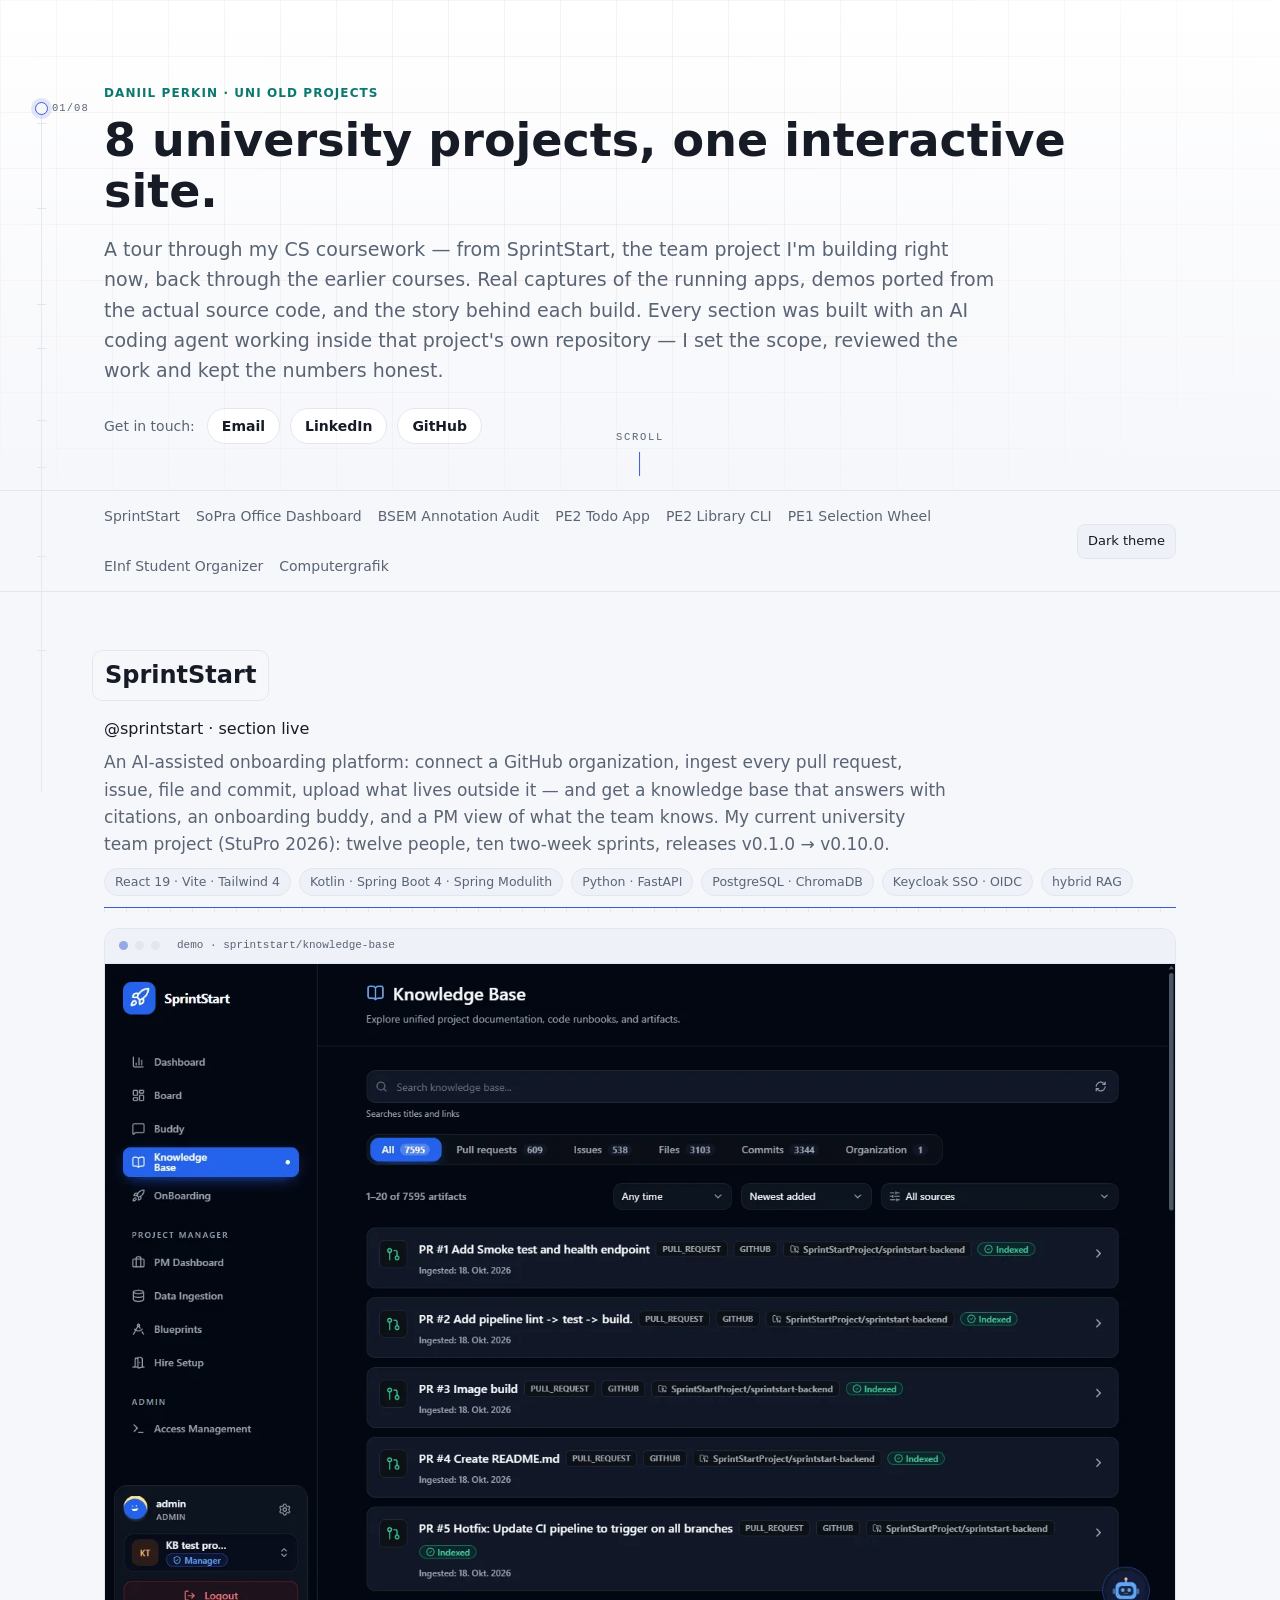
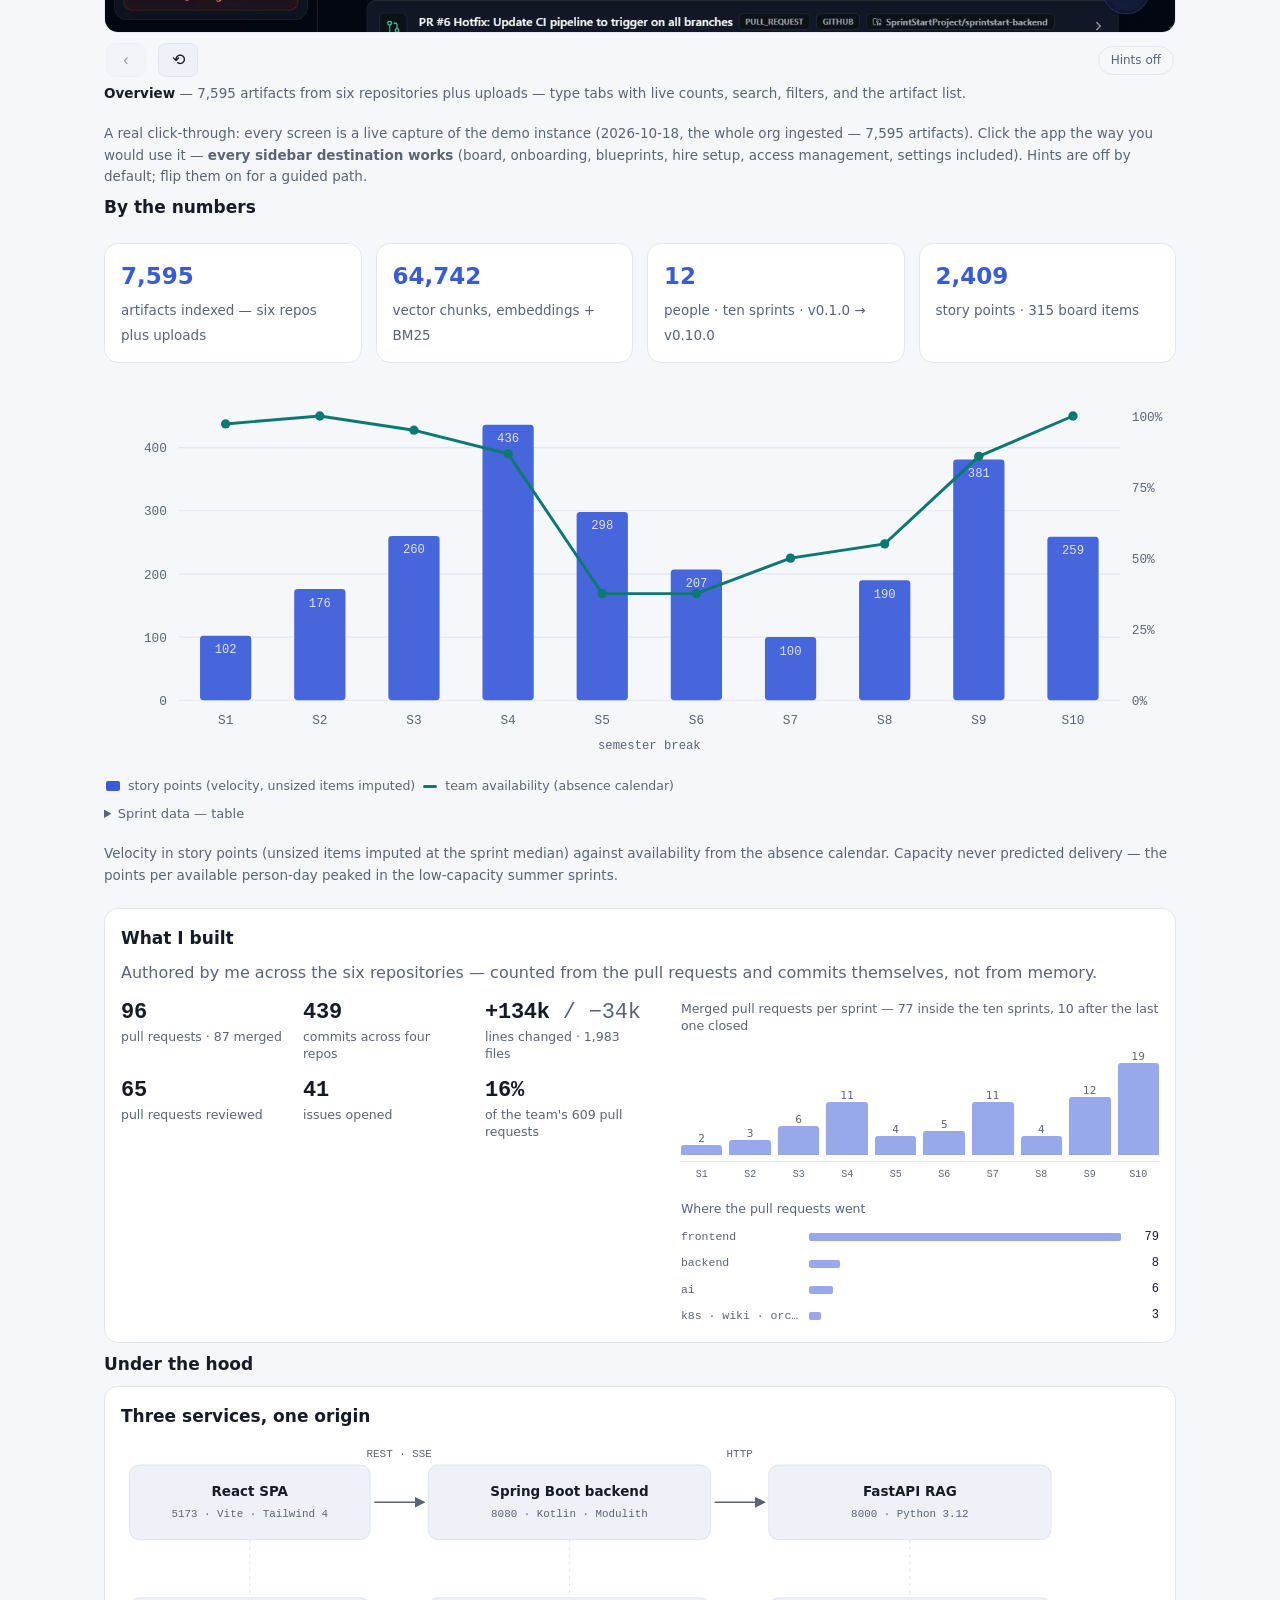
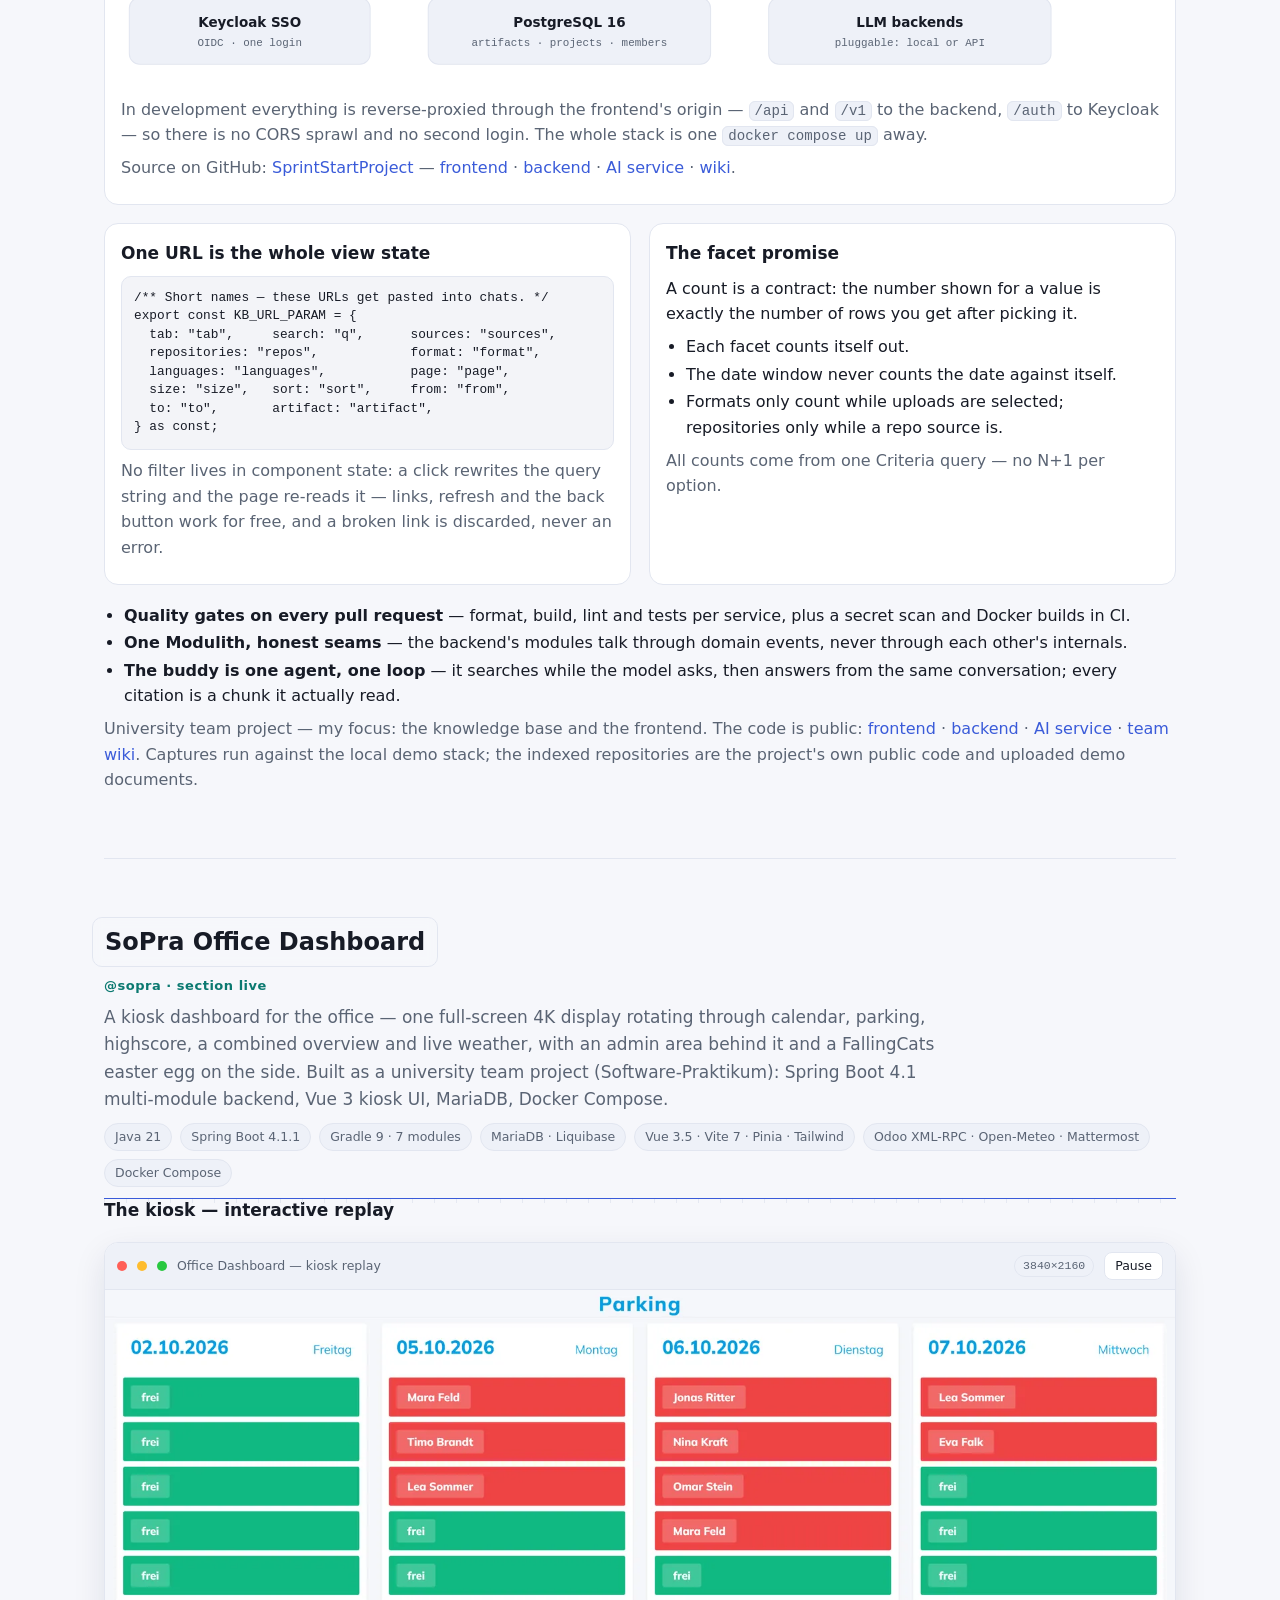
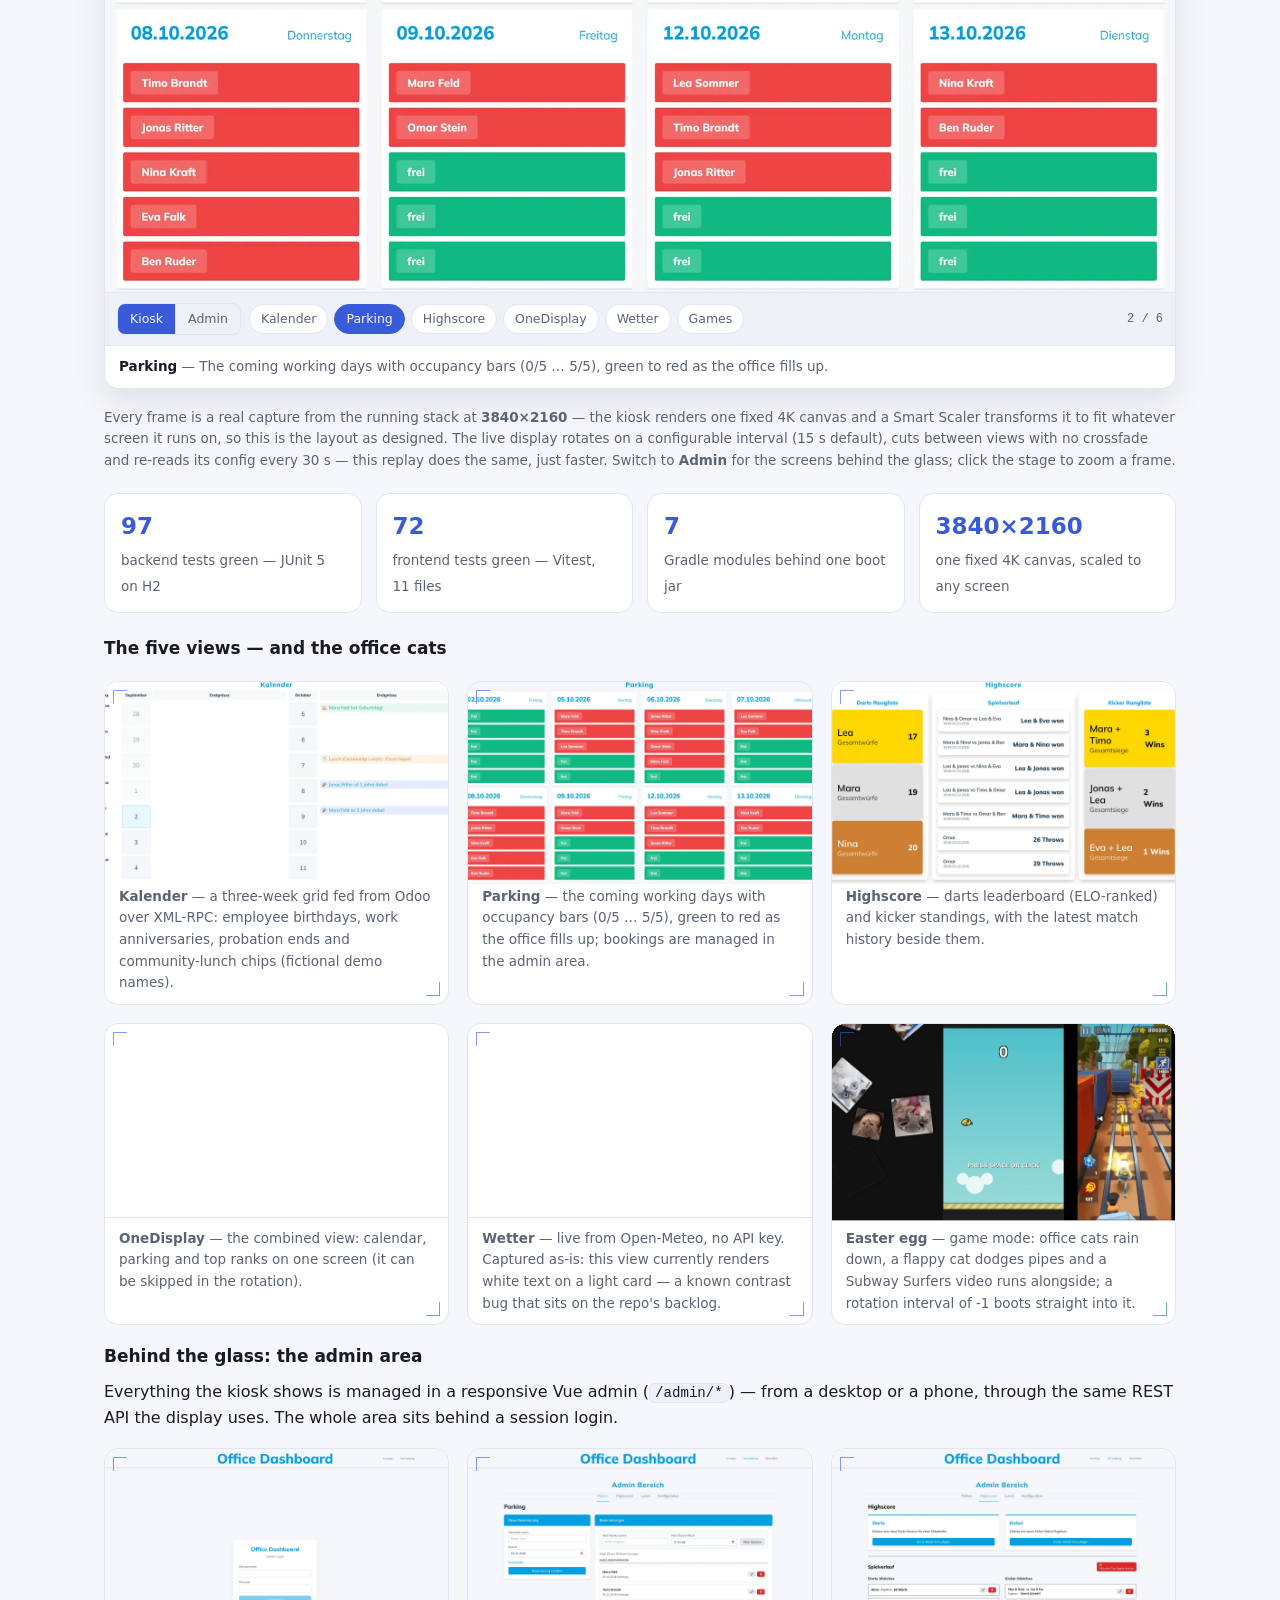
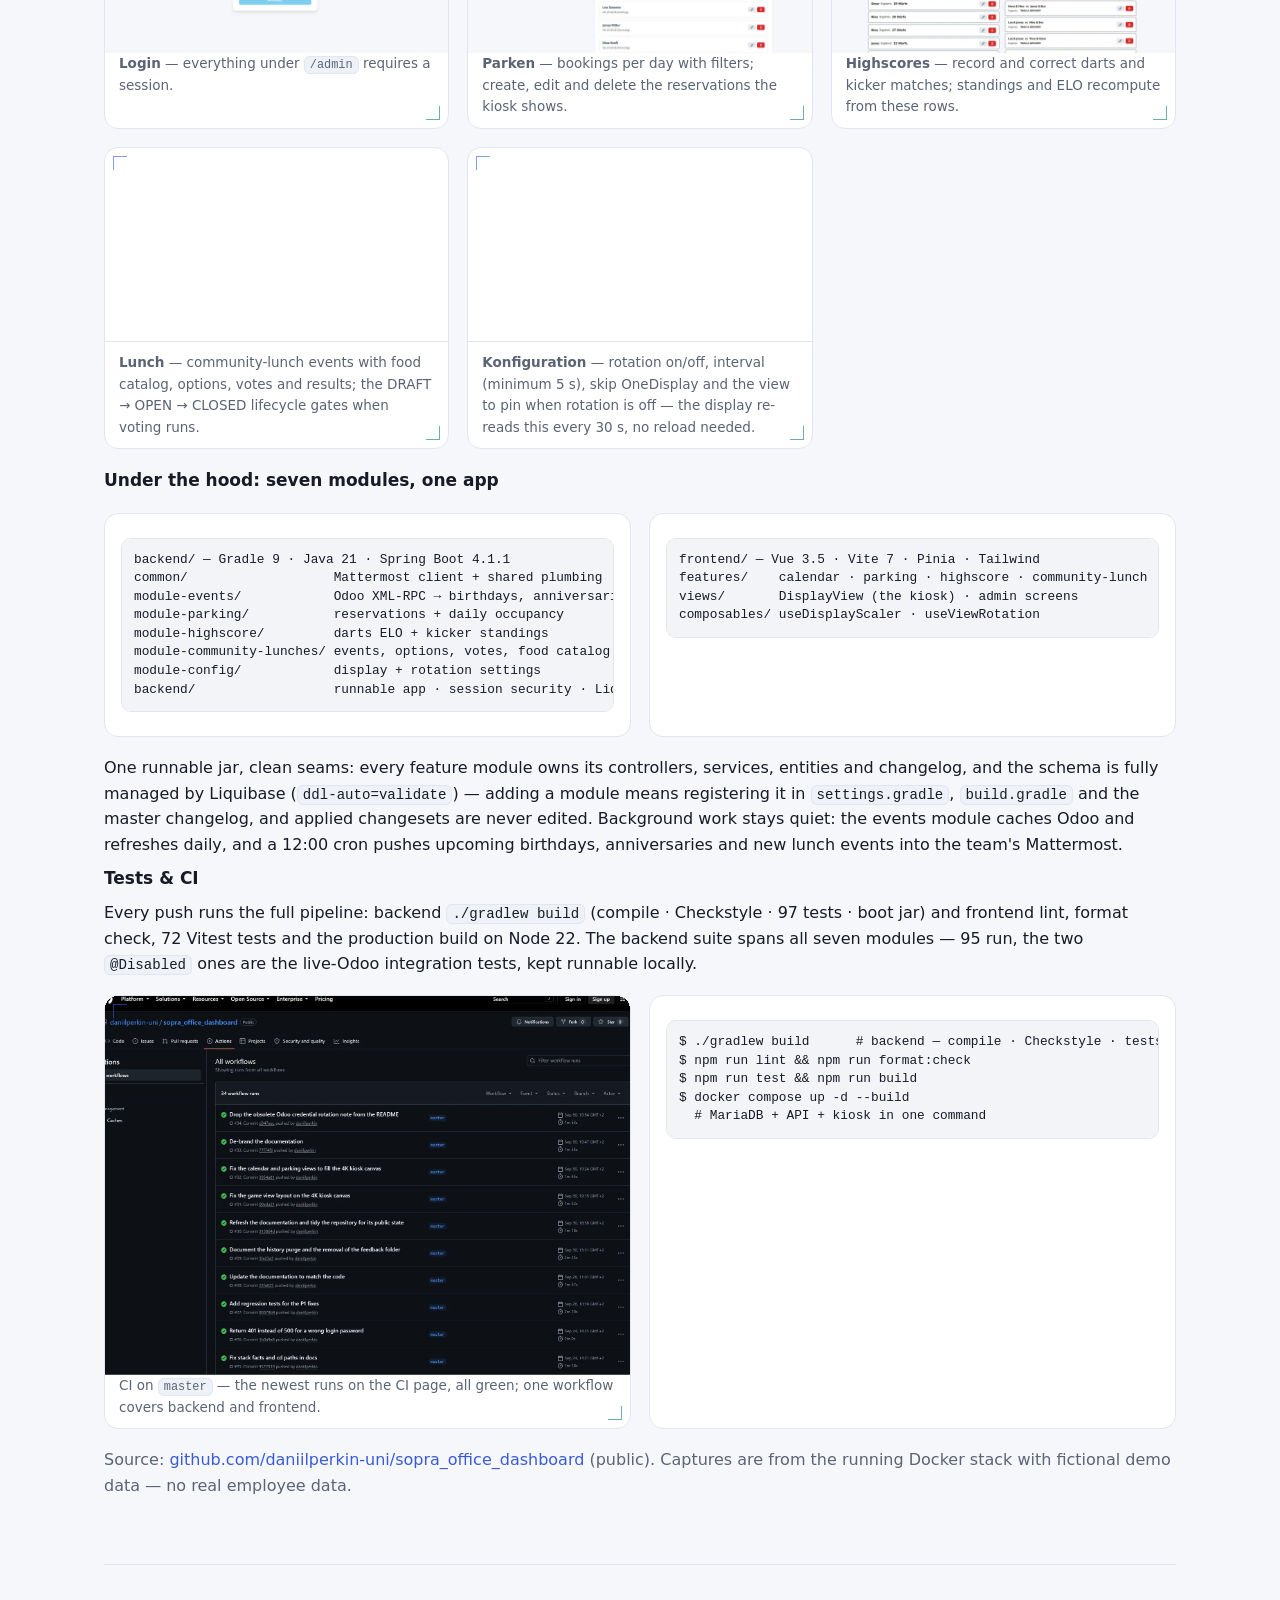
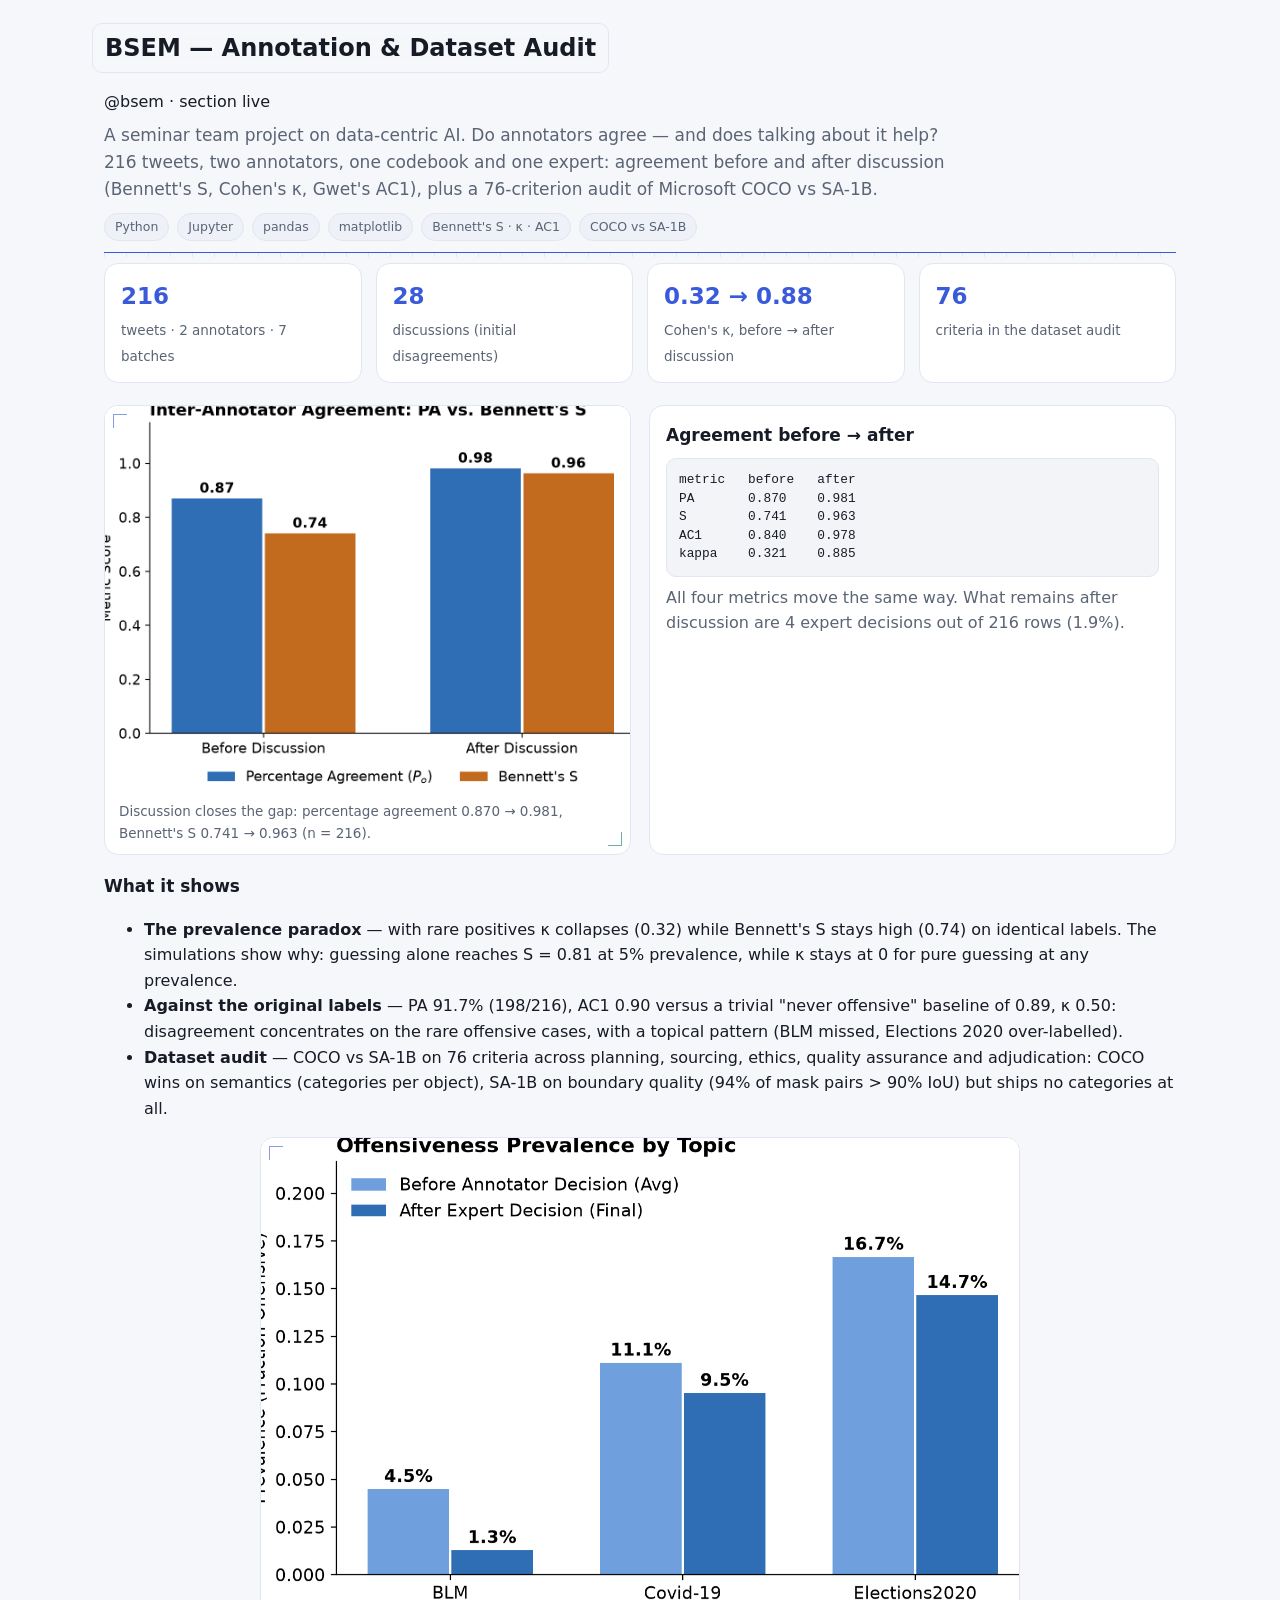
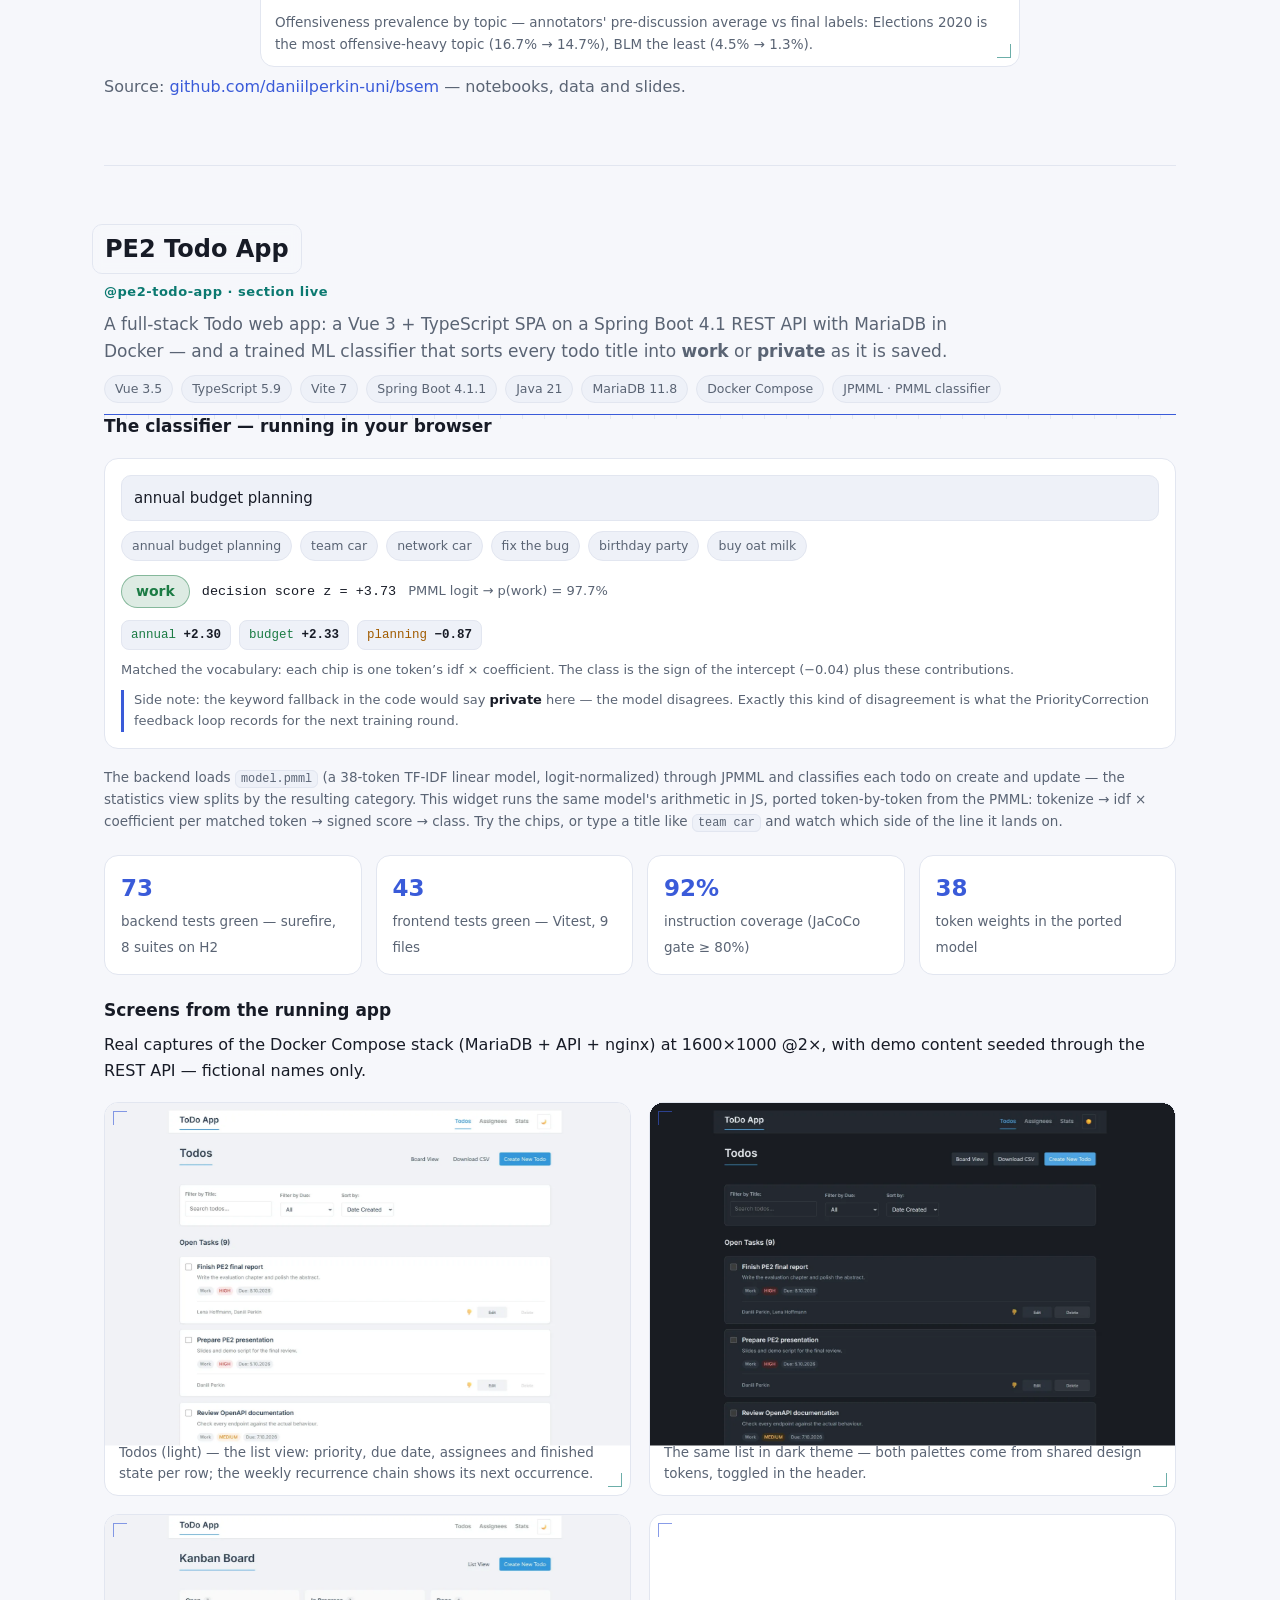
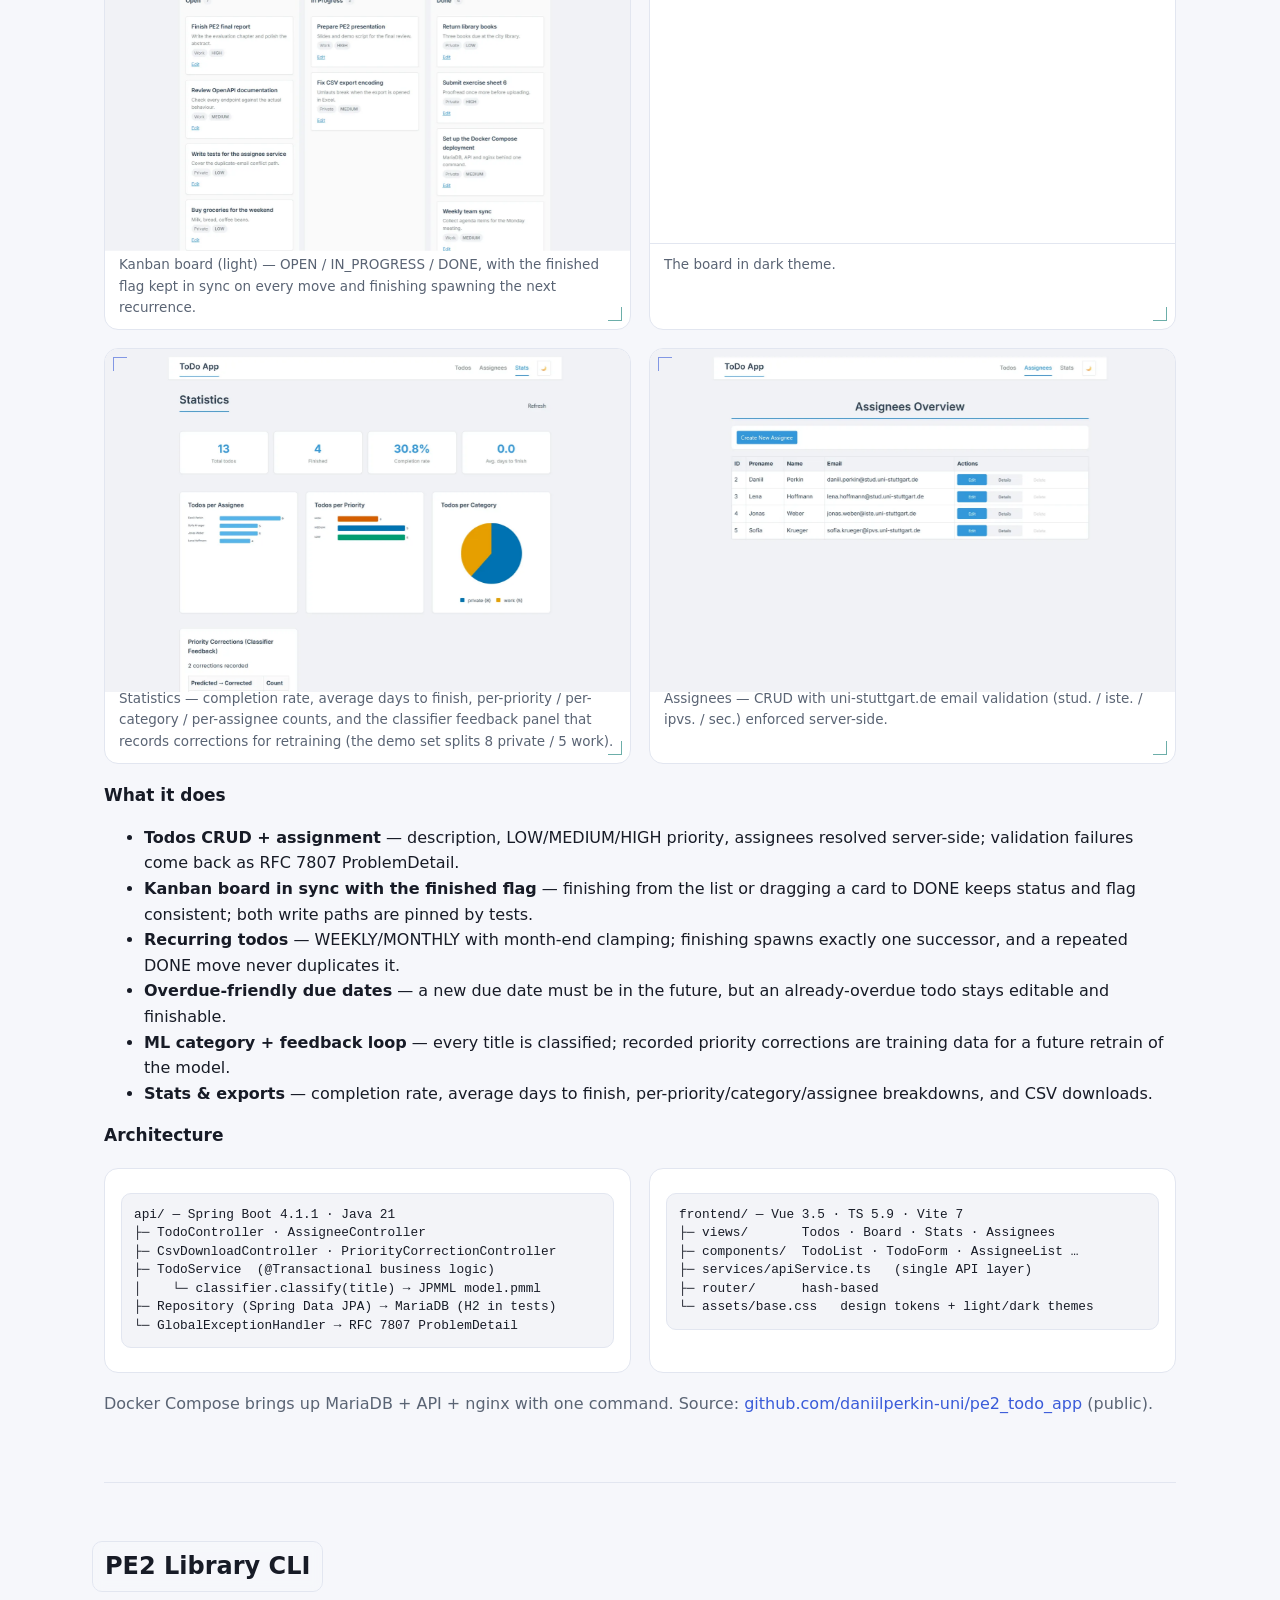
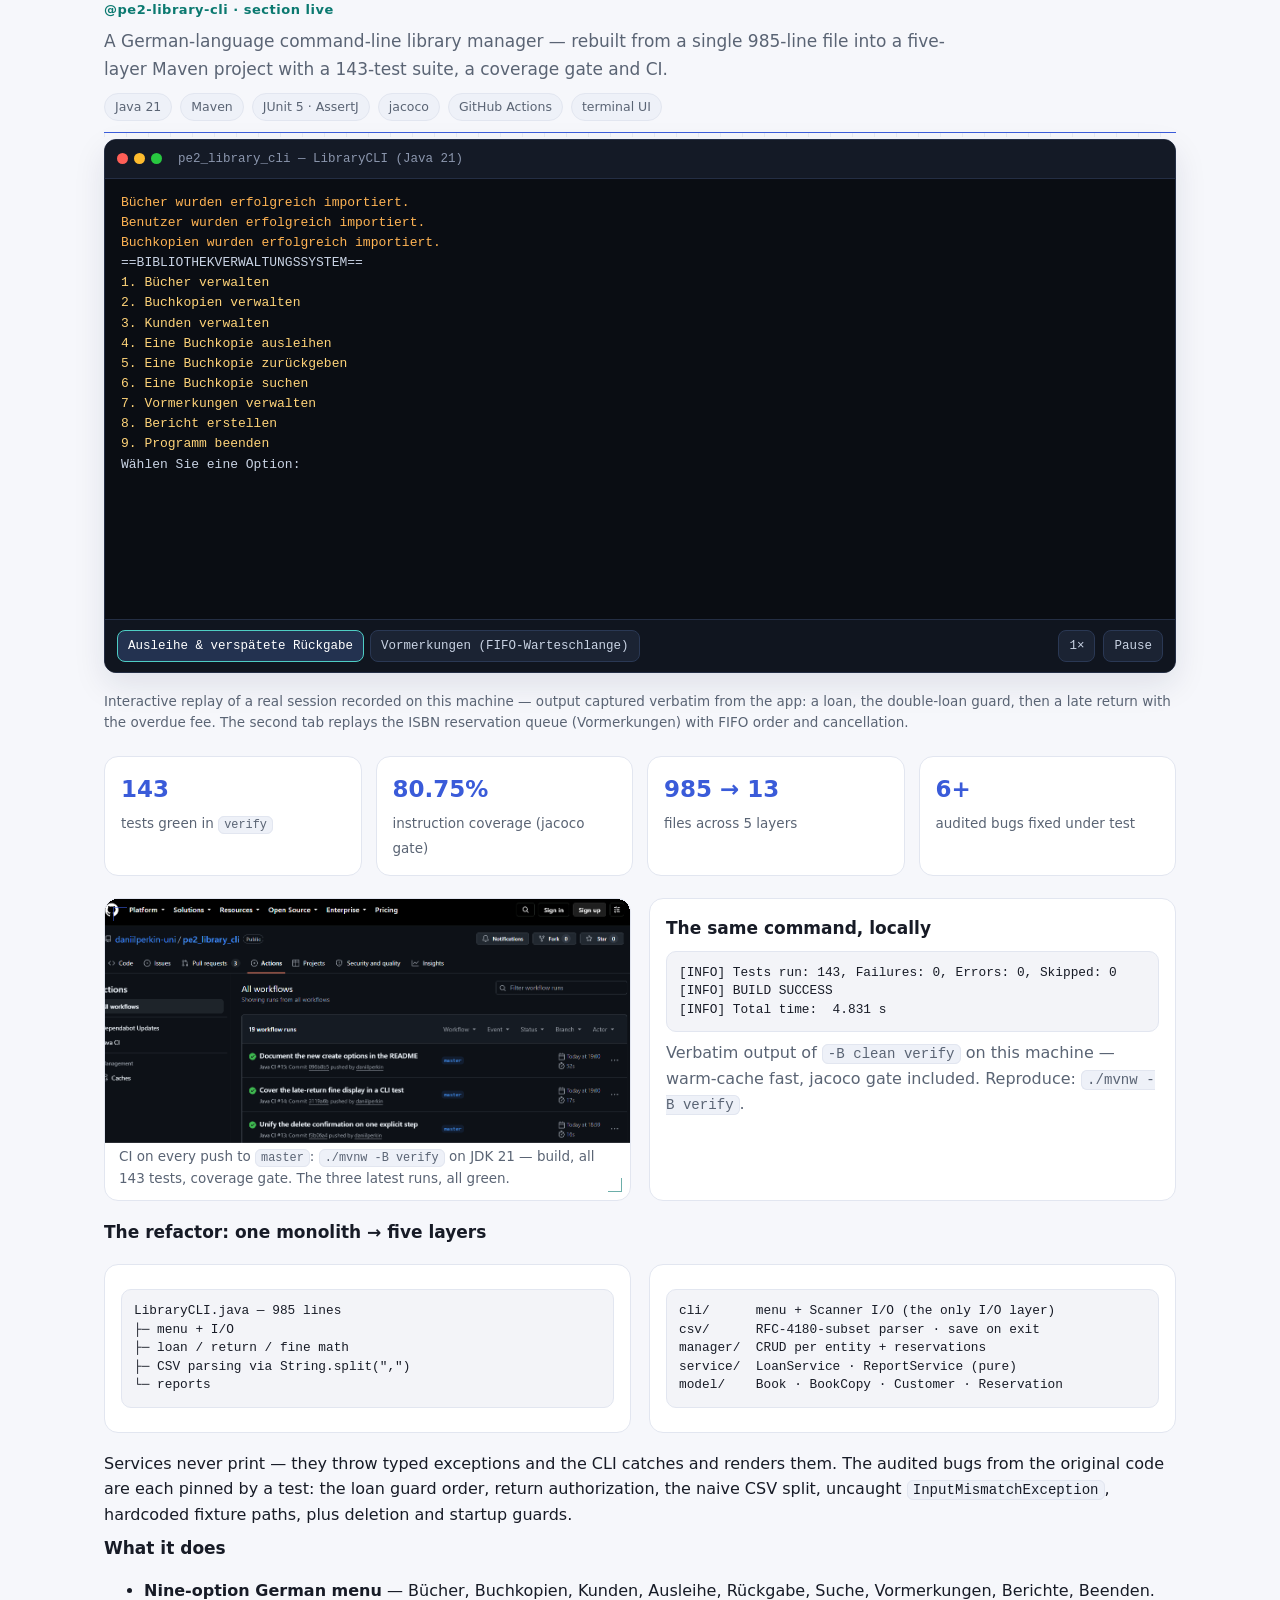
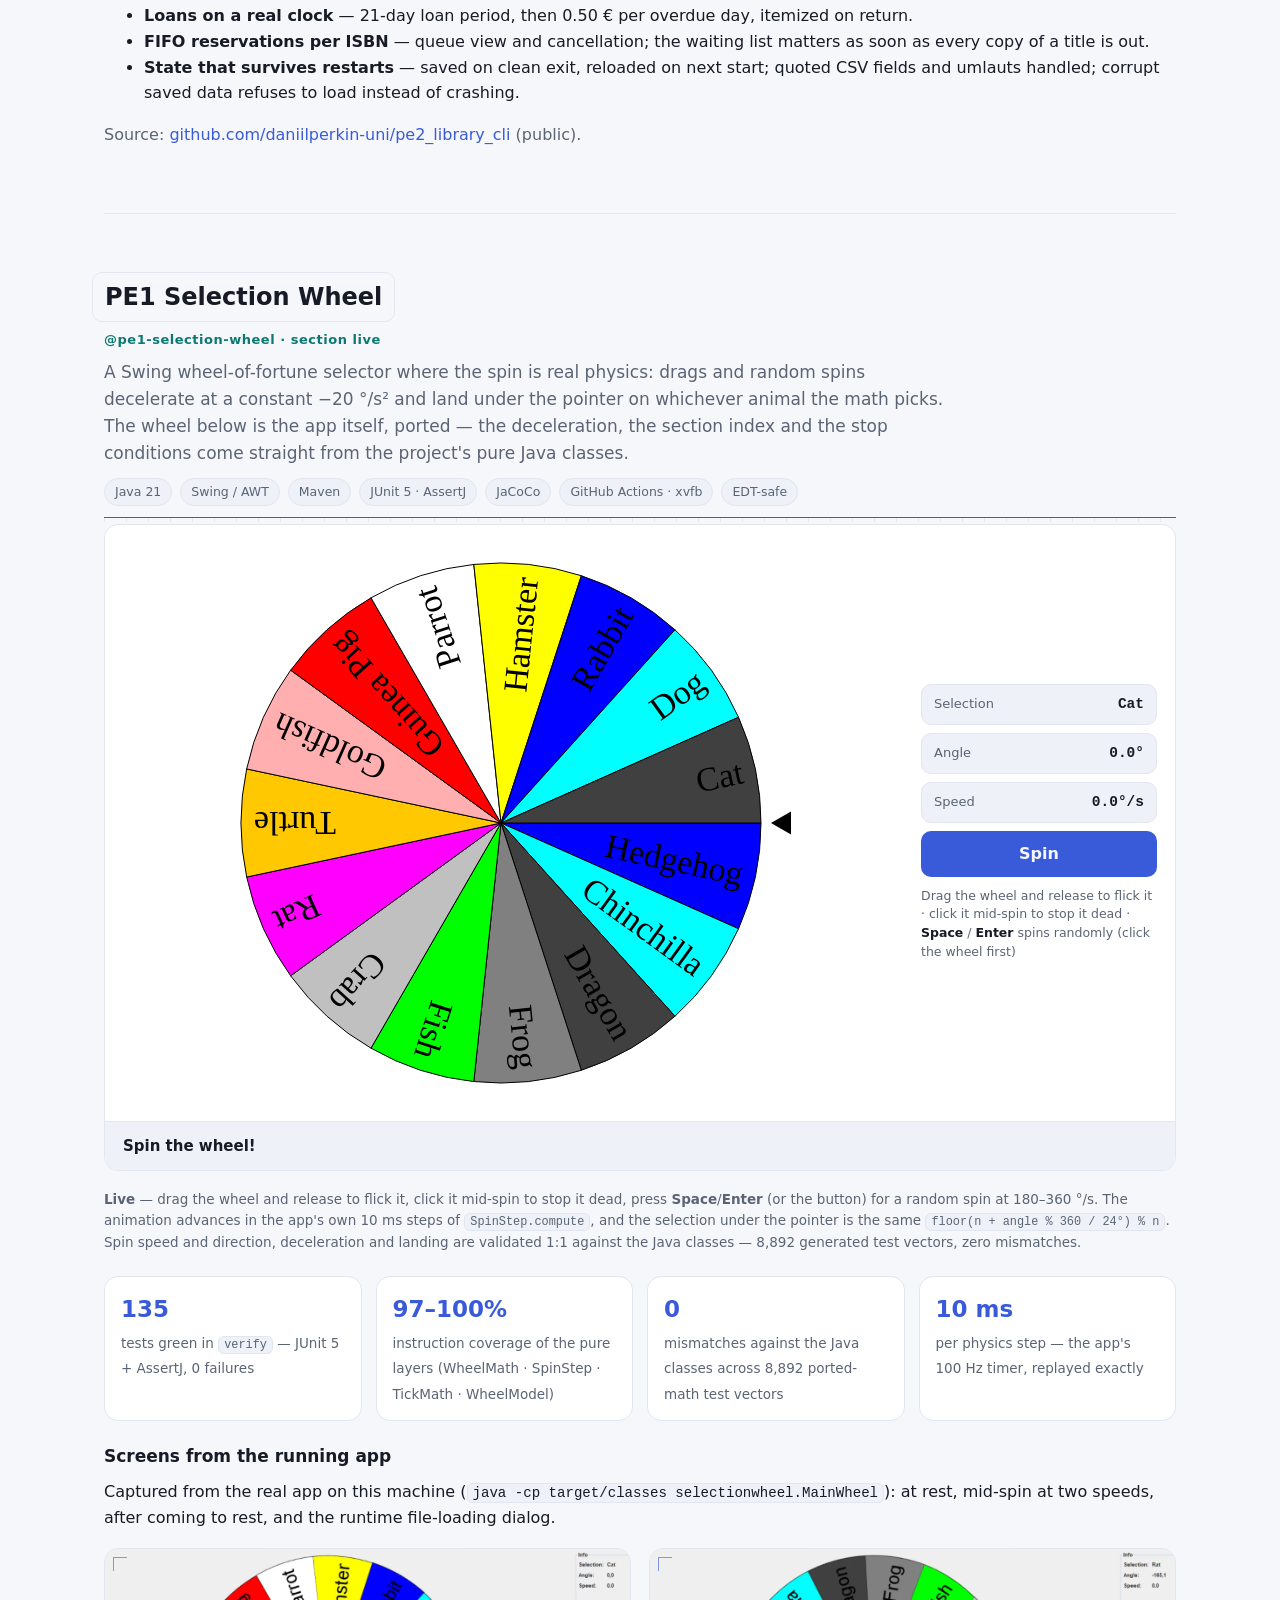
<file: index.html>
<!doctype html>
<html lang="en" data-theme="dark">
<head>
<meta charset="utf-8">
<meta name="viewport" content="width=device-width, initial-scale=1">
<title>Uni old projects — Daniil Perkin</title>
<meta name="description" content="Interactive tour of 8 university CS projects — SprintStart, SoPra, BSEM, PE2, PE1, EInf and Computergrafik — with real app captures and live demos.">
<meta name="author" content="Daniil Perkin">
<meta name="theme-color" content="#0b0e14">
<link rel="canonical" href="https://daniilperkin-uni.github.io/uni-old-projects/">
<link rel="icon" href="assets/favicon.svg" type="image/svg+xml">
<link rel="apple-touch-icon" sizes="180x180" href="assets/apple-touch-icon.png">
<meta property="og:type" content="website">
<meta property="og:site_name" content="Daniil Perkin — Uni old projects">
<meta property="og:title" content="8 university projects, one interactive site.">
<meta property="og:description" content="Real captures of the running apps, demos ported from the actual source code, and the story behind each build — SprintStart, SoPra, BSEM, PE2, PE1, EInf and Computergrafik.">
<meta property="og:url" content="https://daniilperkin-uni.github.io/uni-old-projects/">
<meta property="og:image" content="https://daniilperkin-uni.github.io/uni-old-projects/assets/og-card.png">
<meta property="og:image:type" content="image/png">
<meta property="og:image:width" content="1200">
<meta property="og:image:height" content="630">
<meta property="og:image:alt" content="Daniil Perkin — 8 university projects, one interactive site">
<meta property="og:locale" content="en_GB">
<meta name="twitter:card" content="summary_large_image">
<meta name="twitter:title" content="8 university projects, one interactive site.">
<meta name="twitter:description" content="Real captures of the running apps, demos ported from the source code, and the story behind each build.">
<meta name="twitter:image" content="https://daniilperkin-uni.github.io/uni-old-projects/assets/og-card.png">
<meta name="twitter:image:alt" content="8 university projects, one interactive site.">
<script type="application/ld+json">
{
  "@context": "https://schema.org",
  "@type": "Person",
  "name": "Daniil Perkin",
  "email": "mailto:daniilperkin2004@gmail.com",
  "jobTitle": "Computer Science student",
  "affiliation": { "@type": "CollegeOrUniversity", "name": "University of Stuttgart" },
  "sameAs": [
    "https://www.linkedin.com/in/daniil-perkin-87b980446/",
    "https://github.com/daniilperkin"
  ]
}
</script>
<script>(function(){try{var t=localStorage.getItem('uop-theme');if(t==='light'||t==='dark'){document.documentElement.dataset.theme=t}else if(window.matchMedia('(prefers-color-scheme: light)').matches){document.documentElement.dataset.theme='light'}}catch(e){}})();</script>
<link rel="stylesheet" href="assets/css/tokens.css">
<link rel="stylesheet" href="assets/css/base.css">
<link rel="stylesheet" href="assets/css/components.css">
<link rel="stylesheet" href="assets/css/motion.css">
<link rel="stylesheet" href="sections/sprintstart/style.css">
<link rel="stylesheet" href="sections/sopra_office_dashboard/style.css">
<link rel="stylesheet" href="sections/bsem/style.css">
<link rel="stylesheet" href="sections/pe2_todo_app/style.css">
<link rel="stylesheet" href="sections/pe2_library_cli/style.css">
<link rel="stylesheet" href="sections/pe1_selection_wheel/style.css">
<link rel="stylesheet" href="sections/oop_student_organizer/style.css">
<link rel="stylesheet" href="sections/computergrafik_aufgaben/style.css">
</head>
<body>
<a class="skip" href="#main">Skip to content</a>
<header class="hero">
  <div class="wrap">
    <p class="kicker">Daniil Perkin · Uni old projects</p>
    <h1>8 university projects, one interactive site.</h1>
    <p class="lede">A tour through my CS coursework — from SprintStart, the team project I'm building right now, back through the earlier courses. Real captures of the running apps, demos ported from the actual source code, and the story behind each build. Every section was built with an AI coding agent working inside that project's own repository — I set the scope, reviewed the work and kept the numbers honest.</p>
    <p class="contact-links"><span class="contact-lead">Get in touch:</span><a class="contact-link" href="mailto:daniilperkin2004@gmail.com">Email</a><a class="contact-link" href="https://www.linkedin.com/in/daniil-perkin-87b980446/" target="_blank" rel="me noopener">LinkedIn</a><a class="contact-link" href="https://github.com/daniilperkin" target="_blank" rel="me noopener">GitHub</a></p>
  </div>
</header>
<nav class="topnav" aria-label="Projects"><div class="wrap" id="topnav">
<div class="navlinks">
<a href="#sprintstart">SprintStart</a>
<a href="#sopra_office_dashboard">SoPra Office Dashboard</a>
<a href="#bsem">BSEM Annotation Audit</a>
<a href="#pe2_todo_app">PE2 Todo App</a>
<a href="#pe2_library_cli">PE2 Library CLI</a>
<a href="#pe1_selection_wheel">PE1 Selection Wheel</a>
<a href="#oop_student_organizer">EInf Student Organizer</a>
<a href="#computergrafik_aufgaben">Computergrafik</a>
</div>
<button id="theme-toggle" type="button">Light theme</button>
</div></nav>
<main class="wrap" id="main">
<section class="project" id="sprintstart">
  <header class="p-head">
    <p class="p-owner">@sprintstart · section live</p>
    <h2>SprintStart</h2>
    <p class="p-lede">An AI-assisted onboarding platform: connect a GitHub organization, ingest every pull request, issue, file and commit, upload what lives outside it — and get a knowledge base that answers with citations, an onboarding buddy, and a PM view of what the team knows. My current university team project (StuPro 2026): twelve people, ten two-week sprints, releases v0.1.0 → v0.10.0.</p>
    <p class="chips"><span class="chip">React 19 · Vite · Tailwind 4</span><span class="chip">Kotlin · Spring Boot 4 · Spring Modulith</span><span class="chip">Python · FastAPI</span><span class="chip">PostgreSQL · ChromaDB</span><span class="chip">Keycloak SSO · OIDC</span><span class="chip">hybrid RAG</span></p>
  </header>

  <div class="mount" id="ss-demo"></div>
  <script defer src="sections/sprintstart/data.js"></script>
  <p class="caption">A real click-through: every screen is a live capture of the demo instance (2026-10-18, the whole org ingested — 7,595 artifacts). Click the app the way you would use it — <b>every sidebar destination works</b> (board, onboarding, blueprints, hire setup, access management, settings included). Hints are off by default; flip them on for a guided path.</p>

  <h3>By the numbers</h3>
  <div class="kpis">
    <div class="kpi"><b>7,595</b><span>artifacts indexed — six repos plus uploads</span></div>
    <div class="kpi"><b>64,742</b><span>vector chunks, embeddings + BM25</span></div>
    <div class="kpi"><b>12</b><span>people · ten sprints · v0.1.0 → v0.10.0</span></div>
    <div class="kpi"><b>2,409</b><span>story points · 315 board items</span></div>
  </div>
  <div class="mount" id="ss-chart"></div>
  <p class="caption">Velocity in story points (unsized items imputed at the sprint median) against availability from the absence calendar. Capacity never predicted delivery — the points per available person-day peaked in the low-capacity summer sprints.</p>

  <div class="card mine">
    <h3>What I built</h3>
    <p class="muted">Authored by me across the six repositories — counted from the pull requests and commits themselves, not from memory.</p>
    <div class="mine-body">
      <div class="mine-stats">
        <div><b>96</b><span>pull requests · 87 merged</span></div>
        <div><b>439</b><span>commits across four repos</span></div>
        <div><b>+134k <i>/ −34k</i></b><span>lines changed · 1,983 files</span></div>
        <div><b>65</b><span>pull requests reviewed</span></div>
        <div><b>41</b><span>issues opened</span></div>
        <div><b>16%</b><span>of the team's 609 pull requests</span></div>
      </div>
      <div class="mine-charts">
        <figure class="mine-sprints">
          <figcaption>Merged pull requests per sprint — 77 inside the ten sprints, 10 after the last one closed</figcaption>
          <div class="bars" role="img" aria-label="Merged pull requests per sprint: S1 2, S2 3, S3 6, S4 11, S5 4, S6 5, S7 11, S8 4, S9 12, S10 19.">
            <i style="--h:11%"><em>2</em></i><i style="--h:16%"><em>3</em></i><i style="--h:32%"><em>6</em></i><i style="--h:58%"><em>11</em></i><i style="--h:21%"><em>4</em></i><i style="--h:26%"><em>5</em></i><i style="--h:58%"><em>11</em></i><i style="--h:21%"><em>4</em></i><i style="--h:63%"><em>12</em></i><i style="--h:100%"><em>19</em></i>
          </div>
          <div class="labels" aria-hidden="true"><span>S1</span><span>S2</span><span>S3</span><span>S4</span><span>S5</span><span>S6</span><span>S7</span><span>S8</span><span>S9</span><span>S10</span></div>
        </figure>
        <figure class="mine-repos">
          <figcaption>Where the pull requests went</figcaption>
          <ul>
            <li><span>frontend</span><i style="--w:100%"></i><b>79</b></li>
            <li><span>backend</span><i style="--w:10%"></i><b>8</b></li>
            <li><span>ai</span><i style="--w:7.6%"></i><b>6</b></li>
            <li><span>k8s · wiki · orchestrator</span><i style="--w:3.8%"></i><b>3</b></li>
          </ul>
        </figure>
      </div>
    </div>
  </div>

  <h3>Under the hood</h3>
  <div class="card arch">
    <h3>Three services, one origin</h3>
    <svg viewBox="0 0 1000 240" role="img" aria-label="Architecture: a React SPA talks REST and SSE to a Kotlin/Spring Boot backend, which calls a Python FastAPI RAG service; Keycloak provides single sign-on, the backend stores artifacts and projects in PostgreSQL, and the AI service uses ChromaDB with pluggable LLM backends.">
      <defs>
        <marker id="ss-arrow" viewBox="0 0 8 8" refX="7" refY="4" markerWidth="7" markerHeight="7" orient="auto-start-reverse">
          <path d="M0,0 L8,4 L0,8 z" class="ah"/>
        </marker>
      </defs>
      <rect class="ab" x="8" y="24" width="232" height="72" rx="10"/>
      <text class="at" x="124" y="54" text-anchor="middle">React SPA</text>
      <text class="as" x="124" y="74" text-anchor="middle">5173 · Vite · Tailwind 4</text>
      <line class="aa" x1="244" y1="60" x2="292" y2="60" marker-end="url(#ss-arrow)"/>
      <text class="as" x="268" y="16" text-anchor="middle">REST · SSE</text>
      <rect class="ab" x="296" y="24" width="272" height="72" rx="10"/>
      <text class="at" x="432" y="54" text-anchor="middle">Spring Boot backend</text>
      <text class="as" x="432" y="74" text-anchor="middle">8080 · Kotlin · Modulith</text>
      <line class="aa" x1="572" y1="60" x2="620" y2="60" marker-end="url(#ss-arrow)"/>
      <text class="as" x="596" y="16" text-anchor="middle">HTTP</text>
      <rect class="ab" x="624" y="24" width="272" height="72" rx="10"/>
      <text class="at" x="760" y="54" text-anchor="middle">FastAPI RAG</text>
      <text class="as" x="760" y="74" text-anchor="middle">8000 · Python 3.12</text>
      <rect class="ab" x="8" y="152" width="232" height="64" rx="10"/>
      <text class="at" x="124" y="180" text-anchor="middle">Keycloak SSO</text>
      <text class="as" x="124" y="198" text-anchor="middle">OIDC · one login</text>
      <rect class="ab" x="296" y="152" width="272" height="64" rx="10"/>
      <text class="at" x="432" y="180" text-anchor="middle">PostgreSQL 16</text>
      <text class="as" x="432" y="198" text-anchor="middle">artifacts · projects · members</text>
      <rect class="ab" x="624" y="152" width="272" height="64" rx="10"/>
      <text class="at" x="760" y="180" text-anchor="middle">LLM backends</text>
      <text class="as" x="760" y="198" text-anchor="middle">pluggable: local or API</text>
      <line class="ad" x1="124" y1="96" x2="124" y2="152"/>
      <line class="ad" x1="432" y1="96" x2="432" y2="152"/>
      <line class="ad" x1="760" y1="96" x2="760" y2="152"/>
    </svg>
    <p class="muted">In development everything is reverse-proxied through the frontend's origin — <code>/api</code> and <code>/v1</code> to the backend, <code>/auth</code> to Keycloak — so there is no CORS sprawl and no second login. The whole stack is one <code>docker compose up</code> away.</p>
    <p class="muted">Source on GitHub: <a href="https://github.com/SprintStartProject">SprintStartProject</a> — <a href="https://github.com/SprintStartProject/sprintstart-frontend">frontend</a> · <a href="https://github.com/SprintStartProject/sprintstart-backend">backend</a> · <a href="https://github.com/SprintStartProject/sprintstart-ai">AI service</a> · <a href="https://github.com/SprintStartProject/Wiki">wiki</a>.</p>
  </div>
  <div class="grid-2">
    <div class="card code">
      <h3>One URL is the whole view state</h3>
      <pre>/** Short names — these URLs get pasted into chats. */
export const KB_URL_PARAM = {
  tab: "tab",     search: "q",      sources: "sources",
  repositories: "repos",            format: "format",
  languages: "languages",           page: "page",
  size: "size",   sort: "sort",     from: "from",
  to: "to",       artifact: "artifact",
} as const;</pre>
      <p class="muted">No filter lives in component state: a click rewrites the query string and the page re-reads it — links, refresh and the back button work for free, and a broken link is discarded, never an error.</p>
    </div>
    <div class="card">
      <h3>The facet promise</h3>
      <p>A count is a contract: the number shown for a value is exactly the number of rows you get after picking it.</p>
      <ul class="tight">
        <li>Each facet counts itself out.</li>
        <li>The date window never counts the date against itself.</li>
        <li>Formats only count while uploads are selected; repositories only while a repo source is.</li>
      </ul>
      <p class="muted">All counts come from one Criteria query — no N+1 per option.</p>
    </div>
  </div>
  <ul class="tight">
    <li><b>Quality gates on every pull request</b> — format, build, lint and tests per service, plus a secret scan and Docker builds in CI.</li>
    <li><b>One Modulith, honest seams</b> — the backend's modules talk through domain events, never through each other's internals.</li>
    <li><b>The buddy is one agent, one loop</b> — it searches while the model asks, then answers from the same conversation; every citation is a chunk it actually read.</li>
  </ul>

  <p class="muted">University team project — my focus: the knowledge base and the frontend. The code is public: <a href="https://github.com/SprintStartProject/sprintstart-frontend">frontend</a> · <a href="https://github.com/SprintStartProject/sprintstart-backend">backend</a> · <a href="https://github.com/SprintStartProject/sprintstart-ai">AI service</a> · <a href="https://github.com/SprintStartProject/Wiki">team wiki</a>. Captures run against the local demo stack; the indexed repositories are the project's own public code and uploaded demo documents.</p>
</section>
<section class="project" id="sopra_office_dashboard">
  <header class="p-head">
    <p class="p-owner">@sopra · section live</p>
    <h2>SoPra Office Dashboard</h2>
    <p class="p-lede">A kiosk dashboard for the office — one full-screen 4K display rotating through calendar, parking, highscore, a combined overview and live weather, with an admin area behind it and a FallingCats easter egg on the side. Built as a university team project (Software-Praktikum): Spring Boot 4.1 multi-module backend, Vue 3 kiosk UI, MariaDB, Docker Compose.</p>
    <p class="chips"><span class="chip">Java 21</span><span class="chip">Spring Boot 4.1.1</span><span class="chip">Gradle 9 · 7 modules</span><span class="chip">MariaDB · Liquibase</span><span class="chip">Vue 3.5 · Vite 7 · Pinia · Tailwind</span><span class="chip">Odoo XML-RPC · Open-Meteo · Mattermost</span><span class="chip">Docker Compose</span></p>
  </header>

  <h3>The kiosk — interactive replay</h3>
  <div class="mount" id="kiosk-mount"></div>
  <p class="caption">Every frame is a real capture from the running stack at <b>3840×2160</b> — the kiosk renders one fixed 4K canvas and a Smart Scaler transforms it to fit whatever screen it runs on, so this is the layout as designed. The live display rotates on a configurable interval (15 s default), cuts between views with no crossfade and re-reads its config every 30 s — this replay does the same, just faster. Switch to <b>Admin</b> for the screens behind the glass; click the stage to zoom a frame.</p>

  <div class="kpis">
    <div class="kpi"><b>97</b><span>backend tests green — JUnit 5 on H2</span></div>
    <div class="kpi"><b>72</b><span>frontend tests green — Vitest, 11 files</span></div>
    <div class="kpi"><b>7</b><span>Gradle modules behind one boot jar</span></div>
    <div class="kpi"><b>3840×2160</b><span>one fixed 4K canvas, scaled to any screen</span></div>
  </div>

  <h3>The five views — and the office cats</h3>
  <div class="strip">
    <figure class="shot"><img src="sections/sopra_office_dashboard/assets/display-calendar.webp" alt="Kalender — three-week grid with birthday, anniversary and lunch chips" loading="lazy" width="1600" height="900" decoding="async"><figcaption><b>Kalender</b> — a three-week grid fed from Odoo over XML-RPC: employee birthdays, work anniversaries, probation ends and community-lunch chips (fictional demo names).</figcaption></figure>
    <figure class="shot"><img src="sections/sopra_office_dashboard/assets/display-parking.webp" alt="Parking — occupancy per working day" loading="lazy" width="1600" height="900" decoding="async"><figcaption><b>Parking</b> — the coming working days with occupancy bars (0/5 … 5/5), green to red as the office fills up; bookings are managed in the admin area.</figcaption></figure>
    <figure class="shot"><img src="sections/sopra_office_dashboard/assets/display-highscore.webp" alt="Highscore — darts and kicker leaderboards" loading="lazy" width="1600" height="900" decoding="async"><figcaption><b>Highscore</b> — darts leaderboard (ELO-ranked) and kicker standings, with the latest match history beside them.</figcaption></figure>
    <figure class="shot"><img src="sections/sopra_office_dashboard/assets/display-dashboard.webp" alt="OneDisplay — calendar, parking and ranks combined" loading="lazy" width="1600" height="900" decoding="async"><figcaption><b>OneDisplay</b> — the combined view: calendar, parking and top ranks on one screen (it can be skipped in the rotation).</figcaption></figure>
    <figure class="shot"><img src="sections/sopra_office_dashboard/assets/display-weather.png" alt="Wetter — live Open-Meteo data" loading="lazy" width="3840" height="2160" decoding="async"><figcaption><b>Wetter</b> — live from Open-Meteo, no API key. Captured as-is: this view currently renders white text on a light card — a known contrast bug that sits on the repo's backlog.</figcaption></figure>
    <figure class="shot"><img src="sections/sopra_office_dashboard/assets/display-game.webp" alt="Game mode — falling cats, flappy cat, video wall" loading="lazy" width="1600" height="900" decoding="async"><figcaption><b>Easter egg</b> — game mode: office cats rain down, a flappy cat dodges pipes and a Subway Surfers video runs alongside; a rotation interval of -1 boots straight into it.</figcaption></figure>
  </div>

  <h3>Behind the glass: the admin area</h3>
  <p>Everything the kiosk shows is managed in a responsive Vue admin (<code>/admin/*</code>) — from a desktop or a phone, through the same REST API the display uses. The whole area sits behind a session login.</p>
  <div class="strip">
    <figure class="shot"><img src="sections/sopra_office_dashboard/assets/admin-login.png" alt="Admin login" loading="lazy" width="3840" height="2160" decoding="async"><figcaption><b>Login</b> — everything under <code>/admin</code> requires a session.</figcaption></figure>
    <figure class="shot"><img src="sections/sopra_office_dashboard/assets/admin-parking.webp" alt="Parking admin — booking list" loading="lazy" width="1600" height="900" decoding="async"><figcaption><b>Parken</b> — bookings per day with filters; create, edit and delete the reservations the kiosk shows.</figcaption></figure>
    <figure class="shot"><img src="sections/sopra_office_dashboard/assets/admin-highscores.webp" alt="Highscore admin — match management" loading="lazy" width="1600" height="900" decoding="async"><figcaption><b>Highscores</b> — record and correct darts and kicker matches; standings and ELO recompute from these rows.</figcaption></figure>
    <figure class="shot"><img src="sections/sopra_office_dashboard/assets/admin-lunch.webp" alt="Lunch admin — events, options and votes" loading="lazy" width="1600" height="900" decoding="async"><figcaption><b>Lunch</b> — community-lunch events with food catalog, options, votes and results; the DRAFT → OPEN → CLOSED lifecycle gates when voting runs.</figcaption></figure>
    <figure class="shot"><img src="sections/sopra_office_dashboard/assets/admin-config.webp" alt="Konfiguration — display and rotation settings" loading="lazy" width="1600" height="900" decoding="async"><figcaption><b>Konfiguration</b> — rotation on/off, interval (minimum 5 s), skip OneDisplay and the view to pin when rotation is off — the display re-reads this every 30 s, no reload needed.</figcaption></figure>
  </div>
  <h3>Under the hood: seven modules, one app</h3>
  <div class="grid-2">
    <div class="card code"><pre>backend/ — Gradle 9 · Java 21 · Spring Boot 4.1.1
common/                   Mattermost client + shared plumbing
module-events/            Odoo XML-RPC → birthdays, anniversaries, probation
module-parking/           reservations + daily occupancy
module-highscore/         darts ELO + kicker standings
module-community-lunches/ events, options, votes, food catalog
module-config/            display + rotation settings
backend/                  runnable app · session security · Liquibase master</pre></div>
    <div class="card code"><pre>frontend/ — Vue 3.5 · Vite 7 · Pinia · Tailwind
features/    calendar · parking · highscore · community-lunch · dashboard · game
views/       DisplayView (the kiosk) · admin screens
composables/ useDisplayScaler · useViewRotation</pre></div>
  </div>
  <p>One runnable jar, clean seams: every feature module owns its controllers, services, entities and changelog, and the schema is fully managed by Liquibase (<code>ddl-auto=validate</code>) — adding a module means registering it in <code>settings.gradle</code>, <code>build.gradle</code> and the master changelog, and applied changesets are never edited. Background work stays quiet: the events module caches Odoo and refreshes daily, and a 12:00 cron pushes upcoming birthdays, anniversaries and new lunch events into the team's Mattermost.</p>

  <h3>Tests &amp; CI</h3>
  <p>Every push runs the full pipeline: backend <code>./gradlew build</code> (compile · Checkstyle · 97 tests · boot jar) and frontend lint, format check, 72 Vitest tests and the production build on Node 22. The backend suite spans all seven modules — 95 run, the two <code>@Disabled</code> ones are the live-Odoo integration tests, kept runnable locally.</p>
  <div class="grid-2">
    <figure class="shot"><img src="sections/sopra_office_dashboard/assets/ci-actions.webp" alt="GitHub Actions — workflow runs on master, all green" width="1600" height="1120" decoding="async" loading="lazy"><figcaption>CI on <code>master</code> — the newest runs on the CI page, all green; one workflow covers backend and frontend.</figcaption></figure>
    <div class="card code"><pre>$ ./gradlew build      # backend — compile · Checkstyle · tests · boot jar
$ npm run lint &amp;&amp; npm run format:check
$ npm run test &amp;&amp; npm run build
$ docker compose up -d --build
  # MariaDB + API + kiosk in one command</pre></div>
  </div>

  <p class="muted">Source: <a href="https://github.com/daniilperkin-uni/sopra_office_dashboard">github.com/daniilperkin-uni/sopra_office_dashboard</a> (public). Captures are from the running Docker stack with fictional demo data — no real employee data.</p>
</section>
<section class="project" id="bsem">
  <header class="p-head">
    <p class="p-owner">@bsem · section live</p>
    <h2>BSEM — Annotation &amp; Dataset Audit</h2>
    <p class="p-lede">A seminar team project on data-centric AI. Do annotators agree — and does talking about it help? 216 tweets, two annotators, one codebook and one expert: agreement before and after discussion (Bennett's S, Cohen's κ, Gwet's AC1), plus a 76-criterion audit of Microsoft COCO vs SA-1B.</p>
    <p class="chips"><span class="chip">Python</span><span class="chip">Jupyter</span><span class="chip">pandas</span><span class="chip">matplotlib</span><span class="chip">Bennett's S · κ · AC1</span><span class="chip">COCO vs SA-1B</span></p>
  </header>

  <div class="kpis">
    <div class="kpi"><b>216</b><span>tweets · 2 annotators · 7 batches</span></div>
    <div class="kpi"><b>28</b><span>discussions (initial disagreements)</span></div>
    <div class="kpi"><b>0.32 → 0.88</b><span>Cohen's κ, before → after discussion</span></div>
    <div class="kpi"><b>76</b><span>criteria in the dataset audit</span></div>
  </div>

  <div class="grid-2">
    <figure class="shot">
      <img src="sections/bsem/assets/fig_agreement_pa_s.png" alt="Percentage agreement and Bennett's S before and after discussion" width="1236" height="904" decoding="async" loading="eager">
      <figcaption>Discussion closes the gap: percentage agreement 0.870 → 0.981, Bennett's S 0.741 → 0.963 (n = 216).</figcaption>
    </figure>
    <div class="card code">
      <h3>Agreement before → after</h3>
      <pre>metric   before   after
PA       0.870    0.981
S        0.741    0.963
AC1      0.840    0.978
kappa    0.321    0.885</pre>
      <p class="muted">All four metrics move the same way. What remains after discussion are 4 expert decisions out of 216 rows (1.9%).</p>
    </div>
  </div>

  <h3>What it shows</h3>
  <ul>
    <li><b>The prevalence paradox</b> — with rare positives κ collapses (0.32) while Bennett's S stays high (0.74) on identical labels. The simulations show why: guessing alone reaches S = 0.81 at 5% prevalence, while κ stays at 0 for pure guessing at any prevalence.</li>
    <li><b>Against the original labels</b> — PA 91.7% (198/216), AC1 0.90 versus a trivial "never offensive" baseline of 0.89, κ 0.50: disagreement concentrates on the rare offensive cases, with a topical pattern (BLM missed, Elections 2020 over-labelled).</li>
    <li><b>Dataset audit</b> — COCO vs SA-1B on 76 criteria across planning, sourcing, ethics, quality assurance and adjudication: COCO wins on semantics (categories per object), SA-1B on boundary quality (94% of mask pairs &gt; 90% IoU) but ships no categories at all.</li>
  </ul>

  <figure class="shot narrow">
    <img src="sections/bsem/assets/fig_prevalence_by_topic.png" alt="Offensiveness prevalence by topic, before and after discussion" width="1431" height="874" decoding="async" loading="eager">
    <figcaption>Offensiveness prevalence by topic — annotators' pre-discussion average vs final labels: Elections 2020 is the most offensive-heavy topic (16.7% → 14.7%), BLM the least (4.5% → 1.3%).</figcaption>
  </figure>

  <p class="muted">Source: <a href="https://github.com/daniilperkin-uni/bsem">github.com/daniilperkin-uni/bsem</a> — notebooks, data and slides.</p>
</section>
<section class="project" id="pe2_todo_app">
  <header class="p-head">
    <p class="p-owner">@pe2-todo-app · section live</p>
    <h2>PE2 Todo App</h2>
    <p class="p-lede">A full-stack Todo web app: a Vue 3 + TypeScript SPA on a Spring Boot 4.1 REST API with MariaDB in Docker — and a trained ML classifier that sorts every todo title into <b>work</b> or <b>private</b> as it is saved.</p>
    <p class="chips"><span class="chip">Vue 3.5</span><span class="chip">TypeScript 5.9</span><span class="chip">Vite 7</span><span class="chip">Spring Boot 4.1.1</span><span class="chip">Java 21</span><span class="chip">MariaDB 11.8</span><span class="chip">Docker Compose</span><span class="chip">JPMML · PMML classifier</span></p>
  </header>

  <h3>The classifier — running in your browser</h3>
  <div class="mount" id="cls-mount"></div>
  <p class="caption">The backend loads <code>model.pmml</code> (a 38-token TF-IDF linear model, logit-normalized) through JPMML and classifies each todo on create and update — the statistics view splits by the resulting category. This widget runs the same model's arithmetic in JS, ported token-by-token from the PMML: tokenize → idf × coefficient per matched token → signed score → class. Try the chips, or type a title like <code>team car</code> and watch which side of the line it lands on.</p>

  <div class="kpis">
    <div class="kpi"><b>73</b><span>backend tests green — surefire, 8 suites on H2</span></div>
    <div class="kpi"><b>43</b><span>frontend tests green — Vitest, 9 files</span></div>
    <div class="kpi"><b>92%</b><span>instruction coverage (JaCoCo gate ≥ 80%)</span></div>
    <div class="kpi"><b>38</b><span>token weights in the ported model</span></div>
  </div>

  <h3>Screens from the running app</h3>
  <p>Real captures of the Docker Compose stack (MariaDB + API + nginx) at 1600×1000 @2×, with demo content seeded through the REST API — fictional names only.</p>
  <div class="grid-2">
    <figure class="shot">
      <img src="sections/pe2_todo_app/assets/01-todos-light.webp" alt="Todos list view, light theme" width="1600" height="1000" decoding="async" loading="lazy">
      <figcaption>Todos (light) — the list view: priority, due date, assignees and finished state per row; the weekly recurrence chain shows its next occurrence.</figcaption>
    </figure>
    <figure class="shot">
      <img src="sections/pe2_todo_app/assets/02-todos-dark.webp" alt="Todos list view, dark theme" width="1600" height="1000" decoding="async" loading="lazy">
      <figcaption>The same list in dark theme — both palettes come from shared design tokens, toggled in the header.</figcaption>
    </figure>
  </div>
  <div class="grid-2">
    <figure class="shot">
      <img src="sections/pe2_todo_app/assets/04-board-light.webp" alt="Kanban board, light theme" width="1600" height="1000" decoding="async" loading="lazy">
      <figcaption>Kanban board (light) — OPEN / IN_PROGRESS / DONE, with the finished flag kept in sync on every move and finishing spawning the next recurrence.</figcaption>
    </figure>
    <figure class="shot">
      <img src="sections/pe2_todo_app/assets/03-board-dark.webp" alt="Kanban board, dark theme" width="1600" height="1000" decoding="async" loading="lazy">
      <figcaption>The board in dark theme.</figcaption>
    </figure>
  </div>
  <div class="grid-2">
    <figure class="shot">
      <img src="sections/pe2_todo_app/assets/05-stats-light.webp" alt="Statistics dashboard" width="1600" height="1000" decoding="async" loading="lazy">
      <figcaption>Statistics — completion rate, average days to finish, per-priority / per-category / per-assignee counts, and the classifier feedback panel that records corrections for retraining (the demo set splits 8 private / 5 work).</figcaption>
    </figure>
    <figure class="shot">
      <img src="sections/pe2_todo_app/assets/06-assignees-light.webp" alt="Assignees overview" width="1600" height="1000" decoding="async" loading="lazy">
      <figcaption>Assignees — CRUD with uni-stuttgart.de email validation (stud. / iste. / ipvs. / sec.) enforced server-side.</figcaption>
    </figure>
  </div>

  <h3>What it does</h3>
  <ul>
    <li><b>Todos CRUD + assignment</b> — description, LOW/MEDIUM/HIGH priority, assignees resolved server-side; validation failures come back as RFC 7807 ProblemDetail.</li>
    <li><b>Kanban board in sync with the finished flag</b> — finishing from the list or dragging a card to DONE keeps status and flag consistent; both write paths are pinned by tests.</li>
    <li><b>Recurring todos</b> — WEEKLY/MONTHLY with month-end clamping; finishing spawns exactly one successor, and a repeated DONE move never duplicates it.</li>
    <li><b>Overdue-friendly due dates</b> — a new due date must be in the future, but an already-overdue todo stays editable and finishable.</li>
    <li><b>ML category + feedback loop</b> — every title is classified; recorded priority corrections are training data for a future retrain of the model.</li>
    <li><b>Stats &amp; exports</b> — completion rate, average days to finish, per-priority/category/assignee breakdowns, and CSV downloads.</li>
  </ul>

  <h3>Architecture</h3>
  <div class="grid-2">
    <div class="card code"><pre>api/ — Spring Boot 4.1.1 · Java 21
├─ TodoController · AssigneeController
├─ CsvDownloadController · PriorityCorrectionController
├─ TodoService  (@Transactional business logic)
│    └─ classifier.classify(title) → JPMML model.pmml
├─ Repository (Spring Data JPA) → MariaDB (H2 in tests)
└─ GlobalExceptionHandler → RFC 7807 ProblemDetail</pre></div>
    <div class="card code"><pre>frontend/ — Vue 3.5 · TS 5.9 · Vite 7
├─ views/       Todos · Board · Stats · Assignees
├─ components/  TodoList · TodoForm · AssigneeList …
├─ services/apiService.ts   (single API layer)
├─ router/      hash-based
└─ assets/base.css   design tokens + light/dark themes</pre></div>
  </div>

  <p class="muted">Docker Compose brings up MariaDB + API + nginx with one command. Source: <a href="https://github.com/daniilperkin-uni/pe2_todo_app">github.com/daniilperkin-uni/pe2_todo_app</a> (public).</p>
</section>
<section class="project" id="pe2_library_cli">
  <header class="p-head">
    <p class="p-owner">@pe2-library-cli · section live</p>
    <h2>PE2 Library CLI</h2>
    <p class="p-lede">A German-language command-line library manager — rebuilt from a single 985-line file into a five-layer Maven project with a 143-test suite, a coverage gate and CI.</p>
    <p class="chips"><span class="chip">Java 21</span><span class="chip">Maven</span><span class="chip">JUnit 5 · AssertJ</span><span class="chip">jacoco</span><span class="chip">GitHub Actions</span><span class="chip">terminal UI</span></p>
  </header>

  <script defer src="sections/pe2_library_cli/sessions.js"></script>
  <div class="mount" id="term-mount"></div>
  <p class="caption">Interactive replay of a real session recorded on this machine — output captured verbatim from the app: a loan, the double-loan guard, then a late return with the overdue fee. The second tab replays the ISBN reservation queue (Vormerkungen) with FIFO order and cancellation.</p>

  <div class="kpis">
    <div class="kpi"><b>143</b><span>tests green in <code>verify</code></span></div>
    <div class="kpi"><b>80.75%</b><span>instruction coverage (jacoco gate)</span></div>
    <div class="kpi"><b>985 → 13</b><span>files across 5 layers</span></div>
    <div class="kpi"><b>6+</b><span>audited bugs fixed under test</span></div>
  </div>
  <div class="grid-2">
    <figure class="shot">
      <img src="sections/pe2_library_cli/assets/actions.png" alt="GitHub Actions — the verify workflow green on master" width="1262" height="568" decoding="async" loading="lazy">
      <figcaption>CI on every push to <code>master</code>: <code>./mvnw -B verify</code> on JDK 21 — build, all 143 tests, coverage gate. The three latest runs, all green.</figcaption>
    </figure>
    <div class="card code">
      <h3>The same command, locally</h3>
      <pre>[INFO] Tests run: 143, Failures: 0, Errors: 0, Skipped: 0
[INFO] BUILD SUCCESS
[INFO] Total time:  4.831 s</pre>
      <p class="muted">Verbatim output of <code>-B clean verify</code> on this machine — warm-cache fast, jacoco gate included. Reproduce: <code>./mvnw -B verify</code>.</p>
    </div>
  </div>

  <h3>The refactor: one monolith → five layers</h3>
  <div class="grid-2">
    <div class="card code"><pre>LibraryCLI.java — 985 lines
├─ menu + I/O
├─ loan / return / fine math
├─ CSV parsing via String.split(",")
└─ reports</pre></div>
    <div class="card code"><pre>cli/      menu + Scanner I/O (the only I/O layer)
csv/      RFC-4180-subset parser · save on exit
manager/  CRUD per entity + reservations
service/  LoanService · ReportService (pure)
model/    Book · BookCopy · Customer · Reservation</pre></div>
  </div>
  <p>Services never print — they throw typed exceptions and the CLI catches and renders them. The audited bugs from the original code are each pinned by a test: the loan guard order, return authorization, the naive CSV split, uncaught <code>InputMismatchException</code>, hardcoded fixture paths, plus deletion and startup guards.</p>

  <h3>What it does</h3>
  <ul>
    <li><b>Nine-option German menu</b> — Bücher, Buchkopien, Kunden, Ausleihe, Rückgabe, Suche, Vormerkungen, Berichte, Beenden.</li>
    <li><b>Loans on a real clock</b> — 21-day loan period, then 0.50 € per overdue day, itemized on return.</li>
    <li><b>FIFO reservations per ISBN</b> — queue view and cancellation; the waiting list matters as soon as every copy of a title is out.</li>
    <li><b>State that survives restarts</b> — saved on clean exit, reloaded on next start; quoted CSV fields and umlauts handled; corrupt saved data refuses to load instead of crashing.</li>
  </ul>
  <p class="muted">Source: <a href="https://github.com/daniilperkin-uni/pe2_library_cli">github.com/daniilperkin-uni/pe2_library_cli</a> (public).</p>
</section>
<section class="project" id="pe1_selection_wheel">
  <header class="p-head">
    <p class="p-owner">@pe1-selection-wheel · section live</p>
    <h2>PE1 Selection Wheel</h2>
    <p class="p-lede">A Swing wheel-of-fortune selector where the spin is real physics: drags and random spins decelerate at a constant &minus;20&nbsp;&deg;/s&sup2; and land under the pointer on whichever animal the math picks. The wheel below is the app itself, ported &mdash; the deceleration, the section index and the stop conditions come straight from the project's pure Java classes.</p>
    <p class="chips"><span class="chip">Java 21</span><span class="chip">Swing / AWT</span><span class="chip">Maven</span><span class="chip">JUnit 5 · AssertJ</span><span class="chip">JaCoCo</span><span class="chip">GitHub Actions · xvfb</span><span class="chip">EDT-safe</span></p>
  </header>

  <div class="mount" id="wheel-mount"></div>
  <p class="caption"><b>Live</b> &mdash; drag the wheel and release to flick it, click it mid-spin to stop it dead, press <b>Space</b>/<b>Enter</b> (or the button) for a random spin at 180&ndash;360&nbsp;&deg;/s. The animation advances in the app's own 10&nbsp;ms steps of <code>SpinStep.compute</code>, and the selection under the pointer is the same <code>floor(n + angle % 360 / 24&deg;) % n</code>. Spin speed and direction, deceleration and landing are validated 1:1 against the Java classes &mdash; 8,892 generated test vectors, zero mismatches.</p>

  <div class="kpis">
    <div class="kpi"><b>135</b><span>tests green in <code>verify</code> — JUnit 5 + AssertJ, 0 failures</span></div>
    <div class="kpi"><b>97–100%</b><span>instruction coverage of the pure layers (WheelMath · SpinStep · TickMath · WheelModel)</span></div>
    <div class="kpi"><b>0</b><span>mismatches against the Java classes across 8,892 ported-math test vectors</span></div>
    <div class="kpi"><b>10 ms</b><span>per physics step — the app's 100&nbsp;Hz timer, replayed exactly</span></div>
  </div>

  <h3>Screens from the running app</h3>
  <p>Captured from the real app on this machine (<code>java -cp target/classes selectionwheel.MainWheel</code>): at rest, mid-spin at two speeds, after coming to rest, and the runtime file-loading dialog.</p>
  <div class="grid-2">
    <figure class="shot">
      <img src="sections/pe1_selection_wheel/assets/app-idle.webp" alt="Selection Wheel app at rest: the wheel with black borders, the Info panel and the Spin / Load list buttons" width="1268" height="777" decoding="async" loading="lazy">
      <figcaption>At rest — 15 sections from the bundled <code>itemlist.txt</code>, borders on, the Info panel showing Selection / Angle / Speed, result bar idling on “Spin the wheel!”.</figcaption>
    </figure>
    <figure class="shot">
      <img src="sections/pe1_selection_wheel/assets/app-result.webp" alt="Selection Wheel app just after a spin ended, result bar showing the selection" width="1268" height="777" decoding="async" loading="lazy">
      <figcaption>Landed — this spin came to rest at −165.1° (German number format, as on this machine): <code>floor(15 + (−165.1 % 360) / 24) % 15 = 8</code> → “Rat”, exactly the wedge under the pointer. The inline result bar names it; no modal dialog ever blocks the flow.</figcaption>
    </figure>
  </div>
  <div class="strip">
    <figure class="shot">
      <img src="sections/pe1_selection_wheel/assets/app-spin-fast.webp" alt="Selection Wheel app early in a spin: button disabled, Spinning… shown" width="1268" height="777" decoding="async" loading="lazy">
      <figcaption>Early in a random spin — the speed readout sits at 268 °/s and is decaying, the Spin button is disabled and the bar reads “Spinning…”.</figcaption>
    </figure>
    <figure class="shot">
      <img src="sections/pe1_selection_wheel/assets/app-spin-slow.webp" alt="Selection Wheel app late in a spin: low speed readout" width="1268" height="777" decoding="async" loading="lazy">
      <figcaption>A few seconds into the same spin — down to 197 °/s, with <code>v&sup2; / 2a &asymp; 970&deg;</code> (2.7 more turns) of deceleration still ahead.</figcaption>
    </figure>
    <figure class="shot">
      <img src="sections/pe1_selection_wheel/assets/app-load-dialog.png" alt="JFileChooser dialog for loading a custom item list" width="501" height="356" decoding="async" loading="lazy">
      <figcaption>“Load list…” — a UTF-8 text file (one item per line, up to 100) replaces the wheel's items at runtime; invalid files are reported and leave the wheel unchanged.</figcaption>
    </figure>
  </div>

  <h3>Painting a wheel without a display</h3>
  <p>The renderer was extracted so it can paint into a <code>BufferedImage</code> with no window involved — the images below come straight from <code>WheelRenderer.render(model, 1200, 1200)</code>. It is deliberately rotation-independent: the model's angle is applied by the component at paint time, so the cached image stays valid while the wheel turns.</p>
  <div class="strip">
    <figure class="shot">
      <img src="sections/pe1_selection_wheel/assets/renderer-circle.webp" alt="Wheel rendered at 1200 pixels, circle shape with the default 12-color palette" width="1200" height="1200" decoding="async" loading="lazy">
      <figcaption>The default <code>CIRCLE</code> shape, 15 sections — this exact frame also seeds the canvas widget above.</figcaption>
    </figure>
    <figure class="shot">
      <img src="sections/pe1_selection_wheel/assets/renderer-umbrella.webp" alt="Wheel rendered at 1200 pixels in the umbrella shape" width="1200" height="1200" decoding="async" loading="lazy">
      <figcaption>The same renderer in the library's second shape, <code>UMBRELLA</code> — <code>setShape(Wheel.Shape.UMBRELLA)</code> swaps the fill geometry, everything else is shared.</figcaption>
    </figure>
  </div>

  <h3>Architecture: three pure layers around a Swing shell</h3>
  <div class="grid-2">
    <div class="card code"><pre>selectionwheel/
├─ WheelModel   state: items · angle · spin params
│               — zero Swing imports
├─ WheelMath    pure fns: section angle · [-360,360)
│               normalize · selection index · drag delta
├─ SpinStep     pure record: one 10 ms tick →
│               (delta°, new speed, stop?)
├─ TickMath     pure fns: pointer polygon geometry
├─ Wheel · Tick · SelectionWheel  Swing views
├─ WheelRenderer  paints into a BufferedImage
└─ MainWheel    JFrame · keyboard · inline result bar</pre></div>
    <div class="card code"><pre>// SpinStep.compute — the entire spin physics.
public static SpinStep compute(double currentSpeed, int direction,
        double deceleration, double dtSeconds) {
    double delta = direction * (currentSpeed * dtSeconds);
    double nextSpeed = currentSpeed + deceleration * dtSeconds;
    if (nextSpeed &lt;= 0) { return new SpinStep(delta, 0, true); }
    return new SpinStep(delta, nextSpeed, false);
}</pre></div>
  </div>
  <p>Everything a spin needs is derived from three lines of arithmetic: the landing angle is the sum of the per-tick deltas, the duration is <code>v / 20 s</code>, and the selection is a modulo. That is why the whole physics could be asserted headlessly — and why the widget above can replay it in a browser at a fixed 100&nbsp;Hz, catching up with the wall clock in 10&nbsp;ms steps.</p>

  <h3>Engineered, not just built</h3>
  <ul>
    <li><b>A flick across 0°/360° no longer launches backwards</b> — the release velocity was the raw difference of two normalized angles, so a forward drag from 350° to 10° measured as −340° and clamped to full speed in reverse; it now uses the shorter arc (<code>WheelMathTest</code>, and the port's own <code>pe1-wheel-fling</code> test).</li>
    <li><b>The wheel no longer rotates twice on resize</b> — the base image used to bake in the rotation <i>and</i> have it applied again at paint, desyncing pointer and selection; the renderer is now rotation-independent (<code>WheelPaintTest</code>).</li>
    <li><b>The pointer survives repaints</b> — the tick polygon's scaling used to compound on every paint; geometry now returns a fresh, idempotent polygon (<code>TickMathTest</code>).</li>
    <li><b>The sidebar keeps its width</b> — selecting a longer item name used to re-lay-out the frame and make the wheel jump (<code>MainWheelInfoPanelTest</code>).</li>
    <li><b>Font auto-sizing is a binary search</b> — it replaced an O(n) re-rasterize loop and fixed a height-overflow edge on narrow sections.</li>
    <li><b>No <code>Thread.sleep</code>, anywhere</b> — the spin rides a <code>javax.swing.Timer</code> on the EDT, a detached wheel stops its timer, and the tests synchronize on <code>CountDownLatch</code> callbacks instead of sleeping (<code>SelectionWheelIntegrationTest</code>).</li>
  </ul>

  <p class="muted">Coverage: pure layers 97–100&nbsp;%, overall 73.9&nbsp;% instruction (JaCoCo, all classes) — the Swing views carry the remaining gap and there is no threshold gate yet. CI: every push and every <code>v*</code> tag runs <code>./mvnw -B verify</code> under xvfb on JDK 21, the Swing tests need a display. Source: <a href="https://github.com/daniilperkin-uni/pe1_selection_wheel">github.com/daniilperkin-uni/pe1_selection_wheel</a> (public, <a href="https://github.com/daniilperkin-uni/pe1_selection_wheel/releases/latest">v1.0.0 release with a runnable jar</a>).</p>
</section>
<section class="project" id="oop_student_organizer">
  <header class="p-head">
    <p class="p-owner">@einf-student-organizer · section live</p>
    <h2>EInf Student Organizer</h2>
    <p class="p-lede">A JavaFX desktop app for the first semesters: modules with ECTS and status, deadline cards with overdue states, an ECTS-weighted GPA with charts — and a grade simulator that answers "what do I still need for 2,0?". One window, three tabs, CSV persistence, no database.</p>
    <p class="chips"><span class="chip">Java 21</span><span class="chip">JavaFX 21.0.12</span><span class="chip">JPMS module</span><span class="chip">Maven</span><span class="chip">JUnit 5</span><span class="chip">GitHub Actions</span><span class="chip">CSV persistence</span></p>
  </header>

  <script defer src="sections/oop_student_organizer/sim.js"></script>
  <div class="mount" id="oop-sim">
    <div class="sim">
      <div class="sim-head">
        <h3>Notensimulator — live, running the app's real math</h3>
        <p>The widget starts with the exact demo semester from the screenshots below. Change ECTS or grades, clear a grade to leave a module <em>offen</em>, add or remove modules — every figure recomputes with the same operations, in the same order, as <code>LeistungsRechner.java</code>: the port is validated to the last bit (see the note below the widget).</p>
      </div>
      <div class="sim-body">
        <div class="sim-list">
          <div class="sim-row sim-row-head"><span>Module</span><span>ECTS</span><span>Leistung</span><span></span></div>
          <div id="sim-rows"></div>
          <div class="sim-row-actions">
            <button type="button" id="sim-add" class="sim-btn">+ Modul hinzufügen</button>
            <button type="button" id="sim-reset" class="sim-btn sim-btn-ghost">Demo zurücksetzen</button>
          </div>
        </div>
        <div class="sim-side">
          <label class="sim-wish">Angenommene Note für offene Module — <span id="sim-wish-val">2,0</span>
            <input type="range" id="sim-wish" min="1" max="4" step="0.1" value="2">
          </label>
          <div class="sim-out">
            <div class="sim-kpi"><b id="sim-gpa">–</b><span>Aktueller Schnitt</span></div>
            <div class="sim-kpi"><b id="sim-proj">–</b><span>Prognose bei Wunschnote</span></div>
          </div>
          <div class="sim-need" id="sim-need"></div>
          <p class="sim-foot" id="sim-foot"></p>
        </div>
      </div>
    </div>
  </div>
  <p class="caption">Validation of the port (sources in <code>sections/oop_student_organizer/tools/</code>): Java dumps reference values for 307 module-list cases — 300 randomised, six mirroring the app's own <code>NotensimulatorTest</code>, one the demo semester — and Node replays them through the port: <b>3,070 / 3,070 values identical, strict double equality</b>.</p>

  <div class="kpis">
    <div class="kpi"><b>97</b><span>tests green in <code>./mvnw -B verify</code> (14 test classes)</span></div>
    <div class="kpi"><b>86.7%</b><span>instruction coverage across the logic classes (the JavaFX layer is excluded)</span></div>
    <div class="kpi"><b>24</b><span>classes in one JPMS module — no database, CSV + <code>.bak</code> backups</span></div>
    <div class="kpi"><b>67</b><span>commits from <code>Init</code> to archive</span></div>
  </div>

  <h3>The Noten tab — where the math lives</h3>
  <figure class="shot">
    <img src="sections/oop_student_organizer/assets/noten-tab.webp" alt="Noten tab: GPA 2,05, 51/69 ECTS, ECTS progress pie chart, grade bar chart" width="1600" height="999" decoding="async" loading="lazy">
    <figcaption>Noten tab: ECTS-weighted average <b>2,05</b> across the graded modules, <b>51 / 69</b> ECTS passed, the ECTS progress pie (74 %) and the per-module grade chart — all recomputed from the module list on every change. Captured at 2×; click to zoom.</figcaption>
  </figure>

  <div class="grid-2">
    <figure class="shot">
      <img src="sections/oop_student_organizer/assets/module-tab.webp" alt="Module tab: twelve module cards with ECTS, semester and grade/Studienleistung state" width="1600" height="999" decoding="async" loading="lazy">
      <figcaption>Module tab: one card per module — ECTS, semester, grade or Studienleistung state, edit / delete — with search, status and semester filters plus sorting across the top. Twelve demo modules over four semesters.</figcaption>
    </figure>
    <figure class="shot">
      <img src="sections/oop_student_organizer/assets/fristen-tab.webp" alt="Fristen tab: deadline cards with red, orange and green state borders" width="1600" height="999" decoding="async" loading="lazy">
      <figcaption>Fristen tab: deadlines sorted overdue-first; the card border carries the state — red <i>überfällig</i>, orange <i>offen</i>, green <i>erledigt</i> — with one-click "Erledigt" and a one-file .ics calendar export.</figcaption>
    </figure>
  </div>

  <div class="strip">
    <figure class="shot">
      <img src="sections/oop_student_organizer/assets/notensimulator-input.png" alt="Notensimulator input dialog: assumed grade 2,0 for all open graded modules" width="1061" height="324" decoding="async" loading="lazy">
      <figcaption>The simulator is a real dialog: the assumed grade for all open graded modules…</figcaption>
    </figure>
    <figure class="shot">
      <img src="sections/oop_student_organizer/assets/notensimulator-result.png" alt="Notenprojektion alert: projection 2,03, needed grades 1,89 and 3,53, targets 1,0/1,5/3,0 unreachable" width="720" height="570" decoding="async" loading="lazy">
      <figcaption>…and the projection it prints for the demo semester: current 2,05 → <b>2,03</b> if the open modules land at 2,0; a final 2,0 needs a 1,89 average in the open modules, 2,5 needs 3,53 — 1,0 / 1,5 / 3,0 are mathematically out of reach.</figcaption>
    </figure>
    <figure class="shot">
      <img src="sections/oop_student_organizer/assets/semester-dashboard.png" alt="Semester-Dashboard: monospace progress bars per semester" width="720" height="618" decoding="async" loading="lazy">
      <figcaption>Semester-Dashboard: progress and running average per semester as a monospace bar report — 100 % / 100 % / 69 % / 28 % over the demo history.</figcaption>
    </figure>
  </div>

  <p class="caption">All captures come from a headless capture run against a seeded demo home directory (<code>tools/demo-data/</code>, fictional modules) — the app's real user data never left its own folder.</p>

  <h3>Three tabs, one window</h3>
  <ul>
    <li><b>Module</b> — cards per module with ECTS, semester and Leistung (Prüfungsnote or Studienleistung), searchable and filterable; module add/edit validated ("ECTS müssen größer als 0 sein.").</li>
    <li><b>Fristen</b> — Anmeldung / Abgabe / Klausur deadlines with the three-colour state model, done-marking, and an iCalendar (.ics) export of every deadline.</li>
    <li><b>Noten</b> — the ECTS-weighted average, passed/total ECTS, the progress pie, the grade chart, the Notensimulator and the per-semester dashboard.</li>
  </ul>

  <h3>Under the hood</h3>
  <div class="grid-2">
    <div class="card code"><h3>The simulator, solved for x</h3><pre>// LeistungsRechner.java — "what do I need for endnote X?"
double rest   = zielnote * (fixEcts + offenEcts) - fixNoteEcts;
double noetig = rest / offenEcts;
if (noetig &lt; 1.0 || noetig &gt; 5.0)
    return Optional.empty(); // UI: "nicht mehr erreichbar"</pre></div>
    <div class="card code"><h3>Shape of the codebase</h3><pre>com.example.einf            (JPMS module)
├─ Main                   load/save · wiring · exit flush
├─ HomeController         one FXML, all @FXML refs
│   ├─ ModuleTabController      search · filters · cards · dialog
│   ├─ DeadlineTabController    states · done · ICS export
│   └─ GradesTabController      GPA · charts · Notensimulator
├─ Modul · Deadline · Semester · Leistung
│   (Pruefungsleistung · Studienleistung)
├─ LeistungsRechner · EctsFortschritt · SemesterStatistik
└─ SpeicherManager · IcsExporter</pre></div>
  </div>
  <p>The tab logic was extracted from the former <b>674-line HomeController</b> into a coordinator plus one controller per tab (674 → 189 lines), while the single FXML stayed untouched on purpose — no <code>fx:include</code> rewrite on a UI that deliberately has no FXML-loading test coverage. Persistence is equally deliberate: two semicolon-separated CSVs with custom escaping (<code>\;</code> / <code>\n</code>), a <code>.bak</code> copy before every overwrite, and a legacy four-column reader that still loads module files written before the split. The simulator math is pinned by its own test class, and the website widget is pinned against the same implementation.</p>

  <h3>Team — a seven-person EInf group project</h3>
  <p>This started as a group assignment in <em>Einführung in die Informatik</em>: seven students, 67 commits. The project skeleton, the first deadline logic and parts of the data layer came from teammates — the code on <code>main</code> is the sum of everyone's work, not a solo build. My share (48 of the 67 commits): the domain model (<code>Modul</code>, <code>Semester</code>, the <code>Leistung</code> hierarchy), <code>SpeicherManager</code>, the GUI wiring and the per-tab controller split, the Notensimulator, the ECTS chart and semester dashboard, the ICS export — plus the JavaFX 21 migration, the CI workflow and the test build-out.</p>

  <p class="muted">Source: <a href="https://github.com/daniilperkin-uni/oop_student_organizer">github.com/daniilperkin-uni/oop_student_organizer</a> (public).</p>
</section>
<section class="project" id="computergrafik_aufgaben">
  <header class="p-head">
    <p class="p-owner">@computergrafik · section live</p>
    <h2>Computergrafik</h2>
    <p class="p-lede">Nine exercise sheets that climb from C++ fundamentals to a CPU raytracer and real-time OpenGL. Every image below was captured from the actual builds, and the widget re-renders the Blatt&nbsp;04 scene live in your browser — a 1:1 port of the exercise's renderer, verified byte-identical to the native output.</p>
    <p class="chips"><span class="chip">C++17</span><span class="chip">CMake</span><span class="chip">OpenGL 4.5</span><span class="chip">GLFW · GLM</span><span class="chip">ImGui</span><span class="chip">tinygltf</span><span class="chip">ctest</span><span class="chip">GitHub Actions</span></p>
    <p class="muted">01 C++ fundamentals · 02 image pipelines · 03–04 raytracer · 05 transformations (written) · 06 rasterizer · 07 image filters · 08 instancing · 09 glTF shading</p>
  </header>

  <div class="mount" id="rt-mount"></div>
  <p class="caption"><b>Live</b> — the Blatt 04 scene (32 spheres, 16 colored point lights, mirror floor) re-rendered in JavaScript on your CPU: the same scene and the same math as the C++ build — at 600×600 the port produced the identical PPM, byte for byte. Switch shadows or reflections off to feel what they cost.</p>

  <div class="kpis">
    <div class="kpi"><b>9</b><span>sheets, Blatt 01–09</span></div>
    <div class="kpi"><b>8/8</b><span>CI jobs green on master — every sheet with code, plus the root build</span></div>
    <div class="kpi"><b>1 px</b><span>of 360,000 differs from the course reference in Blatt 03's ctest check (tolerance 0.1%)</span></div>
    <div class="kpi"><b>32 · 16 · 5</b><span>spheres · point lights · reflection depth (Blatt 04)</span></div>
  </div>
  <h3>Blatt 03–04 · the raytracer</h3>
  <div class="grid-2">
    <figure class="shot">
      <img src="sections/computergrafik_aufgaben/assets/blatt04-scene.png" alt="Ray-traced scene: colored spheres above a checkered floor, with shadows and mirror reflections" width="600" height="600" decoding="async" loading="lazy">
      <figcaption>Blatt 04, 600×600 — Phong lighting with distance attenuation over 16 point lights, shadow rays and recursive mirror reflections (depth 5), rendered by an OpenMP-parallel loop. This sheet's reference is an eye-compare; this frame is the current code's output, re-rendered for this site.</figcaption>
    </figure>
    <div class="card code">
      <h3>main.cpp — the Phong term the widget above replays</h3>
      <pre>// Diffuse reflection (Lambert).
const double diff_dot = std::max(0.0, surface_normal.dot(light_direction));
const Vec3d diffuse = std::get&lt;1&gt;(phong_coeff) * diff_dot * light_color;

// Specular reflection (Phong).
const Vec3d reflection_direction =
    2 * surface_normal.dot(light_direction) * surface_normal - light_direction;
const double spec_dot = std::max(0.0, reflection_direction.dot(view_direction));
const Vec3d specular = std::get&lt;2&gt;(phong_coeff) *
    std::pow(spec_dot, std::get&lt;3&gt;(phong_coeff)) * light_color;</pre>
    </div>
  </div>
  <div class="grid-2">
    <figure class="shot">
      <img src="sections/computergrafik_aufgaben/assets/blatt03-raygen.png" alt="Ray generation stage: checkered ground plane and dark blue sky" width="600" height="600" decoding="async" loading="lazy">
      <figcaption>Blatt 03, stage 1 — one ray through every pixel centre (course reference image; the committed code renders the next stage).</figcaption>
    </figure>
    <figure class="shot">
      <img src="sections/computergrafik_aufgaben/assets/blatt03-spheres.png" alt="Sphere-intersection stage: spheres with flat colours on the checkered plane" width="600" height="600" decoding="async" loading="lazy">
      <figcaption>Blatt 03, stage 2 — first sphere intersections. <code>ctest</code> compares this against the in-repo reference and fails on more than 0.1% differing pixels — ours comes out 1 pixel off in 360,000.</figcaption>
    </figure>
  </div>
  <h3>Blatt 02 · image pipelines, from PPM bytes to colour spaces</h3>
  <div class="ba"><img class="a" src="sections/computergrafik_aufgaben/assets/ginkgo-original.webp" alt="Ginkgo photo — original" width="900" height="675" decoding="async" loading="lazy"><img class="b" src="sections/computergrafik_aufgaben/assets/ginkgo-modified.webp" alt="Ginkgo photo with the colour-key effect applied" width="900" height="675" decoding="async" loading="lazy"><input type="range" value="50"></div>
  <p class="caption">Blatt 02 — drag the handle: the original photo vs the colour-key effect (exercise 4, computed in HSV). The other kept results — grayscale and black/white:</p>
  <div class="strip">
    <figure class="shot"><img src="sections/computergrafik_aufgaben/assets/ginkgo-gray.webp" alt="Grayscale conversion result" width="640" height="480" decoding="async" loading="lazy"><figcaption>Exercise 1 — grayscale.</figcaption></figure>
    <figure class="shot"><img src="sections/computergrafik_aufgaben/assets/ginkgo-bw.webp" alt="Black and white conversion result" width="640" height="480" decoding="async" loading="lazy"><figcaption>Exercise 2 — black/white.</figcaption></figure>
  </div>

  <h3>Blatt 06–07 · software rasterizer &amp; image filtering</h3>
  <figure class="shot">
    <img src="sections/computergrafik_aufgaben/assets/blatt06-viewer.png" alt="Software rasterizer rendering a DNA double helix with an ImGui control panel" width="1600" height="900" decoding="async" loading="lazy">
    <figcaption>Blatt 06 — ImageViewer: a software rasterizer (points / wireframe / filled triangles with z-buffer, Bresenham lines, barycentric interpolation) drawing a procedural DNA double helix, with a live ImGui control panel over it.</figcaption>
  </figure>
  <div class="strip">
    <figure class="shot"><img src="sections/computergrafik_aufgaben/assets/blatt07-viewer.webp" alt="ImageViewer07 GUI showing the Ginkgo photo with filter controls" width="1240" height="780" decoding="async" loading="lazy"><figcaption>Blatt 07 — ImageViewer07: convolution filtering of the Ginkgo photo — Laplacian edges, 2D and separable Gaussian, selectable kernel extents, sigma and border policies (CPU, or a compute shader for the separable Gaussian).</figcaption></figure>
    <figure class="shot"><img src="sections/computergrafik_aufgaben/assets/ginkgo-edges.webp" alt="Edge detection result: dark image with bright outlines" width="1000" height="750" decoding="async" loading="lazy"><figcaption>Console mode — Laplacian edge detection.</figcaption></figure>
    <figure class="shot"><img src="sections/computergrafik_aufgaben/assets/ginkgo-blur.webp" alt="Blurred Ginkgo photo" width="1000" height="750" decoding="async" loading="lazy"><figcaption>Console mode — separable Gaussian (σ = 2, kernel extent 4×4).</figcaption></figure>
  </div>
  <h3>Blatt 08 · instancing and imposters</h3>
  <div class="ba"><img class="a" src="sections/computergrafik_aufgaben/assets/blatt08-geometry.webp" alt="Forest rendered with full instanced tree geometry" width="960" height="540" decoding="async" loading="lazy"><img class="b" src="sections/computergrafik_aufgaben/assets/blatt08-imposters.webp" alt="The same forest rendered with billboard imposters" width="960" height="540" decoding="async" loading="lazy"><input type="range" value="50"></div>
  <p class="caption">Blatt 08 — same forest, same camera; drag to compare: 192 trees as full instanced 3D geometry (left) vs as camera-facing billboard imposters (right). All buffers, VAOs and textures go through Direct State Access (OpenGL 4.5).</p>

  <h3>Blatt 09 · glTF scene shading</h3>
  <figure class="shot">
    <img src="sections/computergrafik_aufgaben/assets/blatt09-scene.webp" alt="The course's original glTF scene rendered with Phong shading: an industrial cellar with brick walls, ventilation ducts and barrels" width="960" height="540" decoding="async" loading="lazy">
    <figcaption>Blatt 09 — the course's own scene, loaded via tinygltf with an index-based transform hierarchy and Phong + normal-mapping shaders: an industrial cellar (brick walls, air ducts, barrels) lit by four point lights. The <code>scene.glb</code> was the one file missing from the public repo — this frame was captured from the original Aufgabenblatt 9 course files.</figcaption>
  </figure>

  <p class="muted">Build &amp; verification: one CMake tree builds every sheet; GitHub Actions runs a job per sheet plus the root build on every push, and the Blatt 03 <code>ctest</code> reference check rides along. All captures come from a headless Docker pass (Xvfb + software GL) against the archived code. Source: <a href="https://github.com/daniilperkin-uni/computergraphik_aufgaben">github.com/daniilperkin-uni/computergraphik_aufgaben</a>.</p>
</section>
</main>
<footer class="footer"><div class="wrap">
  <p class="contact-links contact-links--footer"><a class="contact-link" href="mailto:daniilperkin2004@gmail.com">Email</a><a class="contact-link" href="https://www.linkedin.com/in/daniil-perkin-87b980446/" target="_blank" rel="me noopener">LinkedIn</a><a class="contact-link" href="https://github.com/daniilperkin" target="_blank" rel="me noopener">GitHub</a></p>
  Local build — regenerate with <code>node build.mjs</code>, serve with <code>node serve.mjs</code>. Written with AI coding agents · © Daniil Perkin, <span id="year">2026</span>.
</div></footer>
<script src="assets/js/site.js"></script>
<script src="assets/js/motion.js"></script>
<script defer src="sections/sprintstart/script.js"></script>
<script defer src="sections/sopra_office_dashboard/script.js"></script>
<script defer src="sections/pe2_todo_app/script.js"></script>
<script defer src="sections/pe2_library_cli/script.js"></script>
<script defer src="sections/pe1_selection_wheel/script.js"></script>
<script defer src="sections/oop_student_organizer/script.js"></script>
<script defer src="sections/computergrafik_aufgaben/script.js"></script>
</body>
</html>
</file>
<file: assets/css/tokens.css>
/* Shared design tokens - light & dark. Sections must use these variables. */
:root{
  --bg:#0b0e14;--surface:#131826;--surface2:#1a2133;--text:#e8ecf4;--muted:#9aa4ba;
  --border:#252d42;--accent:#7c9cff;--accent-2:#4ecdc4;--warn:#ffb454;--ok:#5cd68a;
  --code:#0d1117;--shadow:0 12px 32px rgba(0,0,0,.4);
  --radius:14px;
  --font:"Segoe UI",system-ui,-apple-system,"Helvetica Neue",sans-serif;
  --mono:"Cascadia Code",Consolas,"SF Mono",Menlo,monospace;
  /* sticky-nav height — single default (one-row mobile nav); site.js overwrites
     it with the measured height on load and on resize. Never hardcode a
     different fallback at the use sites. */
  --nav-h:56px;
}
html[data-theme="light"]{
  --bg:#f6f7fb;--surface:#ffffff;--surface2:#eef1f8;--text:#171b26;--muted:#5a6474;
  --border:#e2e6f0;--accent:#3a5bd9;--accent-2:#0b7970;--warn:#a15c00;--ok:#1b7b44;
  /* light accents are WCAG-AA tuned: accent-2/ok/warn >=4.59:1 (AA threshold 4.5) on white, #f6f7fb and #eef1f8 */
  --code:#f3f4f8;--shadow:0 12px 32px rgba(23,32,64,.10);
}
</file>
<file: assets/css/base.css>
*,*::before,*::after{box-sizing:border-box}
html{scroll-behavior:smooth;-webkit-text-size-adjust:100%;text-size-adjust:100%}
body{margin:0;background:var(--bg);color:var(--text);font-family:var(--font);line-height:1.6;-webkit-font-smoothing:antialiased}
.wrap{max-width:1120px;margin:0 auto;padding:0 24px}
a{color:var(--accent);text-decoration:none}
a:hover{text-decoration:underline}
img,svg,video,canvas{max-width:100%;height:auto}
h1{font-size:clamp(30px,4.4vw,46px);line-height:1.12;margin:.25em 0 .35em}
h2{font-size:clamp(22px,3vw,30px);margin:0 0 .35em}
h3{font-size:17px;margin:0 0 .5em}
p{margin:.45em 0}
pre,code{font-family:var(--mono)}
code{background:var(--surface2);border:1px solid var(--border);border-radius:6px;padding:1px 5px;font-size:.88em}
/* visible keyboard focus everywhere (mouse clicks stay clean) */
:focus-visible{outline:2px solid var(--accent);outline-offset:2px;border-radius:4px}
/* skip link — first tab stop, hidden until focused */
.skip{position:absolute;left:12px;top:-64px;z-index:200;background:var(--surface2);color:var(--text);border:1px solid var(--border);border-radius:8px;padding:10px 14px;transition:top .15s ease}
.skip:focus{top:12px}
.hero{padding:84px 0 46px;border-bottom:1px solid var(--border);background:linear-gradient(180deg,var(--surface) 0%,transparent 100%)}
.kicker{color:var(--accent-2);font-weight:600;letter-spacing:.09em;text-transform:uppercase;font-size:12px;margin:0}
.lede{font-size:19px;color:var(--muted);max-width:74ch}
.project{padding:58px 0;border-bottom:1px solid var(--border)}
.p-lede{font-size:17px;color:var(--muted);max-width:78ch}
.caption{color:var(--muted);font-size:13.5px;margin-top:10px}
.footer{border-top:1px solid var(--border);margin-top:8px;padding:30px 0 44px;color:var(--muted);font-size:14px}
/* phone: tighter gutters, shorter hero, readable lede */
@media(max-width:640px){
  .wrap{padding:0 16px}
  .hero{padding:52px 0 30px}
  .lede{font-size:17px}
  .project{padding:40px 0}
  .footer{padding:26px 0 36px}
}
@media(prefers-reduced-motion:reduce){
  html{scroll-behavior:auto}
  .skip{transition:none}
}

/* Contact links (hero + footer), driven by shell/contact.json */
.contact-links{display:flex;flex-wrap:wrap;align-items:center;gap:10px;margin:22px 0 0}
.contact-lead{color:var(--muted);font-size:14px;margin-right:2px}
.contact-link{display:inline-flex;align-items:center;min-height:34px;padding:6px 14px;border:1px solid var(--border);border-radius:999px;background:var(--surface);color:var(--text);font-size:14px;font-weight:600;text-decoration:none;transition:border-color .15s ease,color .15s ease,transform .15s ease}
.contact-link:hover,.contact-link:focus-visible{border-color:var(--accent);color:var(--accent);transform:translateY(-1px)}
.contact-links--footer{margin:0 0 12px;gap:8px}
.contact-links--footer .contact-link{min-height:30px;padding:4px 12px;font-size:13px}
@media (prefers-reduced-motion: reduce){.contact-link{transition:none}.contact-link:hover,.contact-link:focus-visible{transform:none}}
</file>
<file: assets/css/components.css>
/* top navigation */
.topnav{position:sticky;top:0;z-index:50;background:color-mix(in srgb,var(--bg) 86%,transparent);backdrop-filter:blur(10px);border-bottom:1px solid var(--border)}
.topnav .wrap{display:flex;gap:10px;align-items:center;flex-wrap:nowrap;padding:8px 24px}
/* one row on every width: the link strip scrolls horizontally, the toggle stays put */
.navlinks{display:flex;align-items:center;gap:16px;flex:1 1 auto;min-width:0;overflow-x:auto;white-space:nowrap;scrollbar-width:none;-ms-overflow-style:none;padding:2px 0}
.navlinks::-webkit-scrollbar{display:none}
.topnav a{color:var(--muted);text-decoration:none;font-size:14px;display:inline-flex;align-items:center;min-height:40px;flex:none}
.topnav a:hover{color:var(--text)}
.topnav a.dim{opacity:.55}
#theme-toggle{margin-left:auto;flex:none;background:var(--surface2);color:var(--text);border:1px solid var(--border);border-radius:8px;padding:6px 10px;cursor:pointer;font:inherit;font-size:13px}
@media(min-width:900px){
  /* desktop has room: wrap instead of hiding links behind a scroll */
  .navlinks{flex-wrap:wrap;overflow:visible;white-space:normal}
  .topnav .wrap{padding:6px 24px}
  .topnav a{min-height:34px}
}
/* anchor offset for the sticky nav (--nav-h defaults to 56px in tokens.css, site.js updates it) */
section.project{scroll-margin-top:calc(var(--nav-h) + 14px)}
@media(max-width:640px){
  .topnav .wrap{padding:6px 16px}
  .navlinks{gap:14px}
  .topnav a{min-height:44px}
}
/* Fade cue for the horizontally scrolling mobile nav: the scrollbar is hidden,
   so without this the row ends in a hard cut and the remaining links look
   absent. Classes are toggled in site.js, one per edge that has content behind it. */
@media(max-width:899px){
  .navlinks.has-more-right{-webkit-mask-image:linear-gradient(90deg,#000 calc(100% - 34px),transparent);mask-image:linear-gradient(90deg,#000 calc(100% - 34px),transparent)}
  .navlinks.has-more-left{-webkit-mask-image:linear-gradient(90deg,transparent,#000 34px);mask-image:linear-gradient(90deg,transparent,#000 34px)}
  .navlinks.has-more-left.has-more-right{-webkit-mask-image:linear-gradient(90deg,transparent,#000 34px,#000 calc(100% - 34px),transparent);mask-image:linear-gradient(90deg,transparent,#000 34px,#000 calc(100% - 34px),transparent)}
}
/* chips */
.chips{display:flex;gap:8px;flex-wrap:wrap;margin:10px 0}
.chip{background:var(--surface2);border:1px solid var(--border);color:var(--muted);border-radius:999px;padding:3px 10px;font-size:12.5px}
/* media slots */
.shot{margin:0;background:var(--surface);border:1px solid var(--border);border-radius:var(--radius);overflow:hidden}
.shot img{display:block;width:100%;height:auto;cursor:zoom-in}
.shot figcaption{padding:10px 14px;color:var(--muted);font-size:13.5px;border-top:1px solid var(--border)}
.strip{display:grid;gap:18px;grid-template-columns:repeat(auto-fit,minmax(280px,1fr));margin:18px 0}
.grid-2{display:grid;gap:18px;grid-template-columns:1fr 1fr;margin:18px 0}
@media(max-width:840px){.grid-2{grid-template-columns:1fr}}
.grid-2 > *,.strip > *,.kpis > *{min-width:0}
/* kpis */
.kpis{display:grid;gap:14px;grid-template-columns:repeat(auto-fit,minmax(190px,1fr));margin:22px 0}
.kpi{background:var(--surface);border:1px solid var(--border);border-radius:var(--radius);padding:14px 16px}
.kpi b{display:block;font-size:23px;color:var(--accent);margin-bottom:2px}
.kpi span{color:var(--muted);font-size:13.5px}
/* cards & code blocks */
.card{background:var(--surface);border:1px solid var(--border);border-radius:var(--radius);padding:16px}
.card pre,.code pre{background:var(--code);border:1px solid var(--border);border-radius:10px;padding:12px;overflow:auto;font-size:12.8px;line-height:1.45;margin:8px 0}
.muted{color:var(--muted)}
/* interactive mount slot (widgets drop in here) */
.mount{margin:18px 0}
/* placeholder sections */
.project.placeholder .ph-card{border:1px dashed var(--border);border-radius:var(--radius);padding:22px;background:var(--surface)}
.ph-note{color:var(--muted);font-size:13.5px}
/* lightbox */
.lb{position:fixed;inset:0;background:rgba(4,6,10,.86);display:flex;align-items:center;justify-content:center;z-index:100;padding:24px;cursor:zoom-out}
.lb img{max-width:96vw;max-height:92vh;border-radius:8px;box-shadow:var(--shadow)}
.lb-close{position:absolute;top:18px;right:18px;min-width:44px;min-height:44px;padding:0 16px;border:1px solid rgba(255,255,255,.4);border-radius:999px;background:rgba(10,14,22,.78);color:#fff;font:inherit;font-size:14px;font-weight:600;cursor:pointer}
.lb-close:hover{background:rgba(10,14,22,.95)}
.lb-close:focus-visible{outline:2px solid #fff;outline-offset:3px}
/* before/after slider: <div class="ba"><img class="a"><img class="b"><input type=range value=50></div> */
.ba{position:relative;border:1px solid var(--border);border-radius:var(--radius);overflow:hidden}
.ba img{display:block;width:100%}
.ba img.b{position:absolute;inset:0;pointer-events:none}
.ba input{position:absolute;left:2%;bottom:10px;width:96%}
</file>
<file: assets/css/motion.css>
/* motion.css — scroll choreography for the uni showcase.
   Language: blueprint / engineering dossier — a fixed progress spine with ruler ticks,
   scrub-precision parallax, drawing rules, sticky section titles, odometer count-ups.
   Everything is gated on html.uop-anim (set by motion.js only when the visitor does
   not prefer reduced motion); without the class the page stays fully static. */

/* ---------- progress spine (fixed left rail, wide screens only) ---------- */
.spine{position:fixed;left:14px;top:0;height:100vh;width:58px;z-index:60;pointer-events:none;display:none}
@media(min-width:1200px){.spine{display:block}}
.spine .line{position:absolute;left:27px;top:12vh;height:76vh;width:1px;background:color-mix(in srgb,var(--border) 90%,transparent)}
.spine .fill{position:absolute;left:26px;top:12vh;height:76vh;width:3px;border-radius:2px;background:var(--accent);transform-origin:top;transform:scaleY(0);box-shadow:0 0 10px color-mix(in srgb,var(--accent) 55%,transparent)}
.spine .node{position:absolute;left:21px;top:0;width:13px;height:13px;border:1.5px solid var(--accent);border-radius:50%;background:var(--bg);box-shadow:0 0 0 4px color-mix(in srgb,var(--accent) 14%,transparent)}
.spine .tick{position:absolute;left:23px;width:9px;height:1px;background:var(--border);transition:background .3s ease,width .3s ease}
.spine .tick.on{background:var(--accent-2);width:13px}
.spine .cnt{position:absolute;left:38px;top:0;font-family:var(--mono);font-size:10.5px;letter-spacing:.1em;color:var(--muted);transform:translateY(-50%)}

/* ---------- reveal primitives ---------- */
html.uop-anim .rv{opacity:0;transform:translateY(16px)}
html.uop-anim .rv.in{opacity:1;transform:none;transition:opacity .55s cubic-bezier(.22,.61,.36,1) var(--rvd,0ms),transform .55s cubic-bezier(.22,.61,.36,1) var(--rvd,0ms)}
/* section head: title wipes in, then the ruler rule draws underneath */
html.uop-anim .rvw h2{clip-path:inset(0 100% 0 0)}
html.uop-anim .rvw.in h2{clip-path:inset(0 0 0 0);transition:clip-path .65s cubic-bezier(.22,.61,.36,1) .05s}
html.uop-anim .p-head{position:relative}
html.uop-anim .p-head::after{content:"";position:absolute;left:0;right:0;bottom:-12px;height:1px;background:var(--accent);transform:scaleX(0);transform-origin:left;transition:transform .85s cubic-bezier(.22,.61,.36,1) .15s}
html.uop-anim .p-head::before{content:"";position:absolute;left:0;right:0;bottom:-16px;height:5px;background:repeating-linear-gradient(90deg,color-mix(in srgb,var(--border) 85%,transparent) 0 1px,transparent 1px 22px);opacity:0;transition:opacity .6s ease .35s}
html.uop-anim .rvw.in .p-head::after{transform:scaleX(1)}
html.uop-anim .rvw.in .p-head::before{opacity:1}

/* ---------- sticky section titles (dossier tabs) ---------- */
html.uop-anim main .project h2.stick{position:sticky;top:calc(var(--nav-h) + 8px);z-index:6;display:inline-block;padding:5px 12px;margin-left:-12px;background:color-mix(in srgb,var(--bg) 88%,transparent);backdrop-filter:blur(6px);border:1px solid var(--border);border-radius:10px;font-size:clamp(19px,2.4vw,24px)}
html.uop-anim main .project h2.stick::after{content:"";position:absolute;left:10px;right:10px;bottom:4px;height:2px;border-radius:2px;background:var(--accent-2);transform:scaleX(var(--sp,0));transform-origin:left}

/* ---------- parallax + crosshair corners on captures ---------- */
html.uop-anim figure.shot{position:relative;overflow:hidden}
html.uop-anim figure.shot img.px{will-change:transform;transform:translate3d(0,var(--px,0px),0) scale(1.055)}
html.uop-anim figure.shot::before,html.uop-anim figure.shot::after{content:"";position:absolute;width:14px;height:14px;pointer-events:none;opacity:.6;z-index:2}
html.uop-anim figure.shot::before{left:8px;top:8px;border-left:1px solid var(--accent);border-top:1px solid var(--accent)}
html.uop-anim figure.shot::after{right:8px;bottom:8px;border-right:1px solid var(--accent-2);border-bottom:1px solid var(--accent-2)}

/* ---------- hero: grid backdrop, scrub targets, scroll cue ---------- */
html.uop-anim .hero{position:relative;overflow:hidden}
.hero .bggrid{position:absolute;inset:0;pointer-events:none;background-image:linear-gradient(color-mix(in srgb,var(--text) 5%,transparent) 1px,transparent 1px),linear-gradient(90deg,color-mix(in srgb,var(--text) 5%,transparent) 1px,transparent 1px);background-size:56px 56px;-webkit-mask-image:radial-gradient(72% 90% at 42% 30%,#000 28%,transparent 100%);mask-image:radial-gradient(72% 90% at 42% 30%,#000 28%,transparent 100%)}
html.uop-anim .hero .wrap{will-change:transform,opacity}
.hero .cue{position:absolute;left:50%;bottom:14px;transform:translateX(-50%);display:flex;flex-direction:column;align-items:center;gap:6px;font-family:var(--mono);font-size:10.5px;letter-spacing:.16em;text-transform:uppercase;color:var(--muted);pointer-events:none}
.hero .cue i{display:block;width:1px;height:24px;background:var(--accent);animation:cue 1.7s ease-in-out infinite}
@keyframes cue{0%,100%{transform:translateY(-4px);opacity:.3}50%{transform:translateY(5px);opacity:1}}

/* ---------- odometer digits ---------- */
html.uop-anim .kpi b{font-variant-numeric:tabular-nums}

/* ---------- hard guards ---------- */
@media (max-width:640px){
  /* the scroll cue overlaps the lede once the hero text wraps on a phone */
  .hero .cue{display:none}
}
@media (prefers-reduced-motion: reduce){
  .hero .cue i{animation:none}
  html.uop-anim .rv,html.uop-anim .rvw h2{opacity:1;transform:none;clip-path:none}
}
</file>
<file: sections/sprintstart/style.css>
/* SprintStart section — click-through demo, sprint chart, architecture card.
   Scoped to #sprintstart; shared tokens only. */

/* ---------- click-through demo ---------- */
#sprintstart .mount{margin-top:32px}
#sprintstart .demo{margin:18px 0;outline:none}
#sprintstart .demo:focus-visible{outline:2px solid var(--accent);outline-offset:4px;border-radius:4px}
#sprintstart .demo-frame{margin:0;background:var(--bg);border:1px solid var(--border);border-radius:var(--radius);overflow:hidden}
@media(min-width:1400px){#sprintstart .demo-frame{margin-left:-120px;margin-right:-120px}}
#sprintstart .demo-chrome{display:flex;align-items:center;gap:7px;padding:8px 14px;background:var(--surface2);border-bottom:1px solid var(--border);font-family:var(--mono);font-size:11px;color:var(--muted)}
#sprintstart .demo-chrome .d{width:9px;height:9px;border-radius:50%;background:var(--border);display:inline-block}
#sprintstart .demo-chrome .d:first-child{background:color-mix(in srgb,var(--accent) 45%,var(--border))}
#sprintstart .demo-url{margin-left:10px;white-space:nowrap;overflow:hidden;text-overflow:ellipsis}
#sprintstart .demo-stage{position:relative;aspect-ratio:1440/900;overflow:hidden;background:var(--bg)}
#sprintstart .demo-stage img{width:100%;height:100%;object-fit:contain;display:block}
#sprintstart .demo-spots{position:absolute;inset:0}
#sprintstart .demo-spot{position:absolute;background:transparent;border:1px solid transparent;border-radius:8px;cursor:pointer;padding:0;transition:background-color .12s ease,border-color .12s ease}
#sprintstart .demo-spot:hover,#sprintstart .demo-spot:focus-visible{border-color:var(--accent);background:color-mix(in srgb,var(--accent) 13%,transparent);outline:none}
#sprintstart .demo-spot:focus-visible{box-shadow:0 0 0 2px color-mix(in srgb,var(--accent) 45%,transparent)}
#sprintstart .demo-spot.sug{border-color:color-mix(in srgb,var(--accent-2) 55%,transparent);animation:spotpulse 2.4s ease-in-out infinite}
@keyframes spotpulse{0%,100%{box-shadow:0 0 0 0 color-mix(in srgb,var(--accent-2) 40%,transparent)}55%{box-shadow:0 0 0 7px transparent}}
#sprintstart .demo-cursor{position:absolute;width:18px;height:22px;pointer-events:none;z-index:3;fill:var(--accent);filter:drop-shadow(0 2px 5px rgba(0,0,0,.45));transition:left .9s cubic-bezier(.22,.61,.36,1),top .9s cubic-bezier(.22,.61,.36,1),opacity .3s ease;transform:translate(-4px,-3px);left:50%;top:50%;opacity:0}
#sprintstart .demo-bar{display:flex;align-items:center;gap:12px;padding:10px 2px 4px;flex-wrap:wrap}
#sprintstart .demo-nav{background:var(--surface2);color:var(--text);border:1px solid var(--border);border-radius:8px;width:40px;height:34px;font-size:16px;line-height:1;cursor:pointer}
#sprintstart .demo-nav:hover{background:color-mix(in srgb,var(--accent) 16%,var(--surface2))}
#sprintstart .demo-nav:disabled{opacity:.4;cursor:default}
#sprintstart .demo-nav:focus-visible{outline:2px solid var(--accent);outline-offset:2px}
#sprintstart .demo-hintline{flex:1;min-width:200px;color:var(--muted);font-size:12.5px;font-family:var(--mono);min-height:1.4em}
#sprintstart .demo-hints{background:transparent;border:1px solid var(--border);border-radius:999px;color:var(--muted);font:inherit;font-size:12px;padding:4px 12px;cursor:pointer}
#sprintstart .demo-hints[aria-pressed="true"]{color:var(--text);border-color:color-mix(in srgb,var(--accent) 50%,var(--border))}
#sprintstart .demo-hints:focus-visible{outline:2px solid var(--accent);outline-offset:2px}
#sprintstart .demo-cap{font-size:13.5px;margin:2px 0 0;color:var(--muted);min-height:1.5em}
#sprintstart .demo-cap b{color:var(--text)}
@media (prefers-reduced-motion: reduce){
  #sprintstart .demo-spot.sug{animation:none}
  #sprintstart .demo-cursor{transition:none}
}

/* ---------- sprint chart ---------- */
#sprintstart .chart{margin:14px 0 4px}
#sprintstart .chart svg{display:block;width:100%;height:auto}
#sprintstart .chart .grid-line{stroke:var(--border);stroke-width:1}
#sprintstart .chart .axis{fill:var(--muted);font-family:var(--mono);font-size:11px}
#sprintstart .chart .barlabel{fill:var(--bg);font-family:var(--mono);font-size:10.5px;opacity:.85}
#sprintstart .chart .bar{fill:var(--accent);opacity:.92}
#sprintstart .chart .cap-line{stroke:var(--accent-2);stroke-width:2.5;fill:none}
#sprintstart .chart .cap-dot{fill:var(--accent-2)}
#sprintstart .chart .note{fill:var(--muted);font-size:10.5px;font-family:var(--mono)}
#sprintstart .legend{display:flex;align-items:center;gap:8px;color:var(--muted);font-size:12.5px;margin:6px 2px;flex-wrap:wrap}
#sprintstart .sw{display:inline-block;width:14px;height:10px;border-radius:2px}
#sprintstart .sw-bar{background:var(--accent)}
#sprintstart .sw-line{background:var(--accent-2);height:3px;border-radius:2px}
#sprintstart details{margin:8px 0;color:var(--muted);font-size:13px}
#sprintstart details summary{cursor:pointer}
#sprintstart table.data{border-collapse:collapse;margin:8px 0}
#sprintstart table.data th,#sprintstart table.data td{border:1px solid var(--border);padding:3px 10px;text-align:right;font-variant-numeric:tabular-nums}
#sprintstart table.data tr.sum td{border-top-width:2px}

/* ---------- architecture card ---------- */
#sprintstart .arch svg{display:block;width:100%;height:auto;margin:10px 0 4px}
#sprintstart .arch .ab{fill:var(--surface2);stroke:var(--border);stroke-width:1}
#sprintstart .arch .at{fill:var(--text);font-size:13px;font-weight:600;font-family:var(--font)}
#sprintstart .arch .as{fill:var(--muted);font-size:10.5px;font-family:var(--mono)}
#sprintstart .arch .aa{stroke:var(--muted);stroke-width:1.5;fill:none}
#sprintstart .arch .ah{fill:var(--muted)}
#sprintstart .arch .ad{stroke:var(--border);stroke-width:1;stroke-dasharray:3 4;fill:none}

/* ---------- tight lists ---------- */
#sprintstart ul.tight{margin:6px 0;padding-left:20px}
#sprintstart ul.tight li{margin:2px 0}

/* ---------- what I built ---------- */
#sprintstart .mine{margin:22px 0 8px}
#sprintstart .mine h3{margin:0 0 6px}
#sprintstart .mine-body{display:grid;grid-template-columns:minmax(0,1.1fr) minmax(0,1fr);gap:26px 34px;margin-top:16px;align-items:start}
#sprintstart .mine-stats{display:grid;grid-template-columns:repeat(3,minmax(0,1fr));gap:16px 20px}
#sprintstart .mine-stats b{display:block;font-family:var(--mono);font-size:22px;line-height:1.1;letter-spacing:-.01em}
#sprintstart .mine-stats b i{font-style:normal;color:var(--muted);font-weight:500}
#sprintstart .mine-stats span{display:block;margin-top:4px;font-size:12.5px;line-height:1.35;color:var(--muted)}
#sprintstart .mine-charts{display:grid;gap:18px}
#sprintstart .mine-charts figure{margin:0}
#sprintstart .mine-charts figcaption{font-size:12.5px;color:var(--muted);margin-bottom:10px;line-height:1.35}
#sprintstart .mine-sprints .bars{display:flex;align-items:flex-end;gap:7px;height:110px;padding-top:18px}
#sprintstart .mine-sprints .bars i{flex:1;height:var(--h);min-height:5px;background:color-mix(in srgb,var(--accent) 52%,transparent);border-radius:3px 3px 0 0;position:relative}
#sprintstart .mine-sprints .bars i em{position:absolute;top:-15px;left:0;right:0;text-align:center;font-style:normal;font-size:10.5px;color:var(--muted)}
#sprintstart .mine-sprints .labels{display:flex;gap:7px;margin-top:6px;border-top:1px solid var(--border);padding-top:5px}
#sprintstart .mine-sprints .labels span{flex:1;text-align:center;font-family:var(--mono);font-size:10px;color:var(--muted)}
#sprintstart .mine-repos ul{list-style:none;margin:0;padding:0;display:grid;gap:7px}
#sprintstart .mine-repos li{display:grid;grid-template-columns:118px minmax(0,1fr) 28px;align-items:center;gap:10px}
#sprintstart .mine-repos li span{font-family:var(--mono);font-size:11.5px;color:var(--muted);overflow:hidden;text-overflow:ellipsis;white-space:nowrap}
#sprintstart .mine-repos li i{display:block;height:8px;width:var(--w);background:color-mix(in srgb,var(--accent) 52%,transparent);border-radius:2px}
#sprintstart .mine-repos li b{font-family:var(--mono);font-size:12px;text-align:right;font-weight:500}
@media(max-width:760px){
  #sprintstart .mine-body{grid-template-columns:minmax(0,1fr)}
  #sprintstart .mine-stats{grid-template-columns:repeat(2,minmax(0,1fr))}
}
</file>
<file: sections/sopra_office_dashboard/style.css>
/* SoPra Office Dashboard — section styles (uni-old-projects) */
#sopra_office_dashboard .p-owner{color:var(--accent-2);font-size:13px;margin:0 0 2px;font-weight:600;letter-spacing:.04em}
/* kiosk replay widget */
#sopra_office_dashboard .kiosk{background:var(--surface);border:1px solid var(--border);border-radius:var(--radius);overflow:hidden;box-shadow:var(--shadow)}
#sopra_office_dashboard .k-top{display:flex;align-items:center;gap:10px;padding:9px 12px;background:var(--surface2);border-bottom:1px solid var(--border)}
#sopra_office_dashboard .k-top i{width:10px;height:10px;border-radius:50%;background:var(--border);flex:none}
#sopra_office_dashboard .k-top i:nth-child(1){background:#ff5f57}
#sopra_office_dashboard .k-top i:nth-child(2){background:#febc2e}
#sopra_office_dashboard .k-top i:nth-child(3){background:#28c840}
#sopra_office_dashboard .k-title{font-size:12.5px;color:var(--muted)}
#sopra_office_dashboard .k-4k{margin-left:auto;font-size:11.5px;color:var(--muted);border:1px solid var(--border);border-radius:999px;padding:1px 8px;font-family:var(--mono)}
#sopra_office_dashboard .k-play{background:var(--surface);border:1px solid var(--border);color:var(--text);border-radius:8px;padding:3px 10px;font:inherit;font-size:12.5px;cursor:pointer}
#sopra_office_dashboard .k-play:hover{border-color:var(--accent);color:var(--accent)}
#sopra_office_dashboard .k-stage{position:relative;aspect-ratio:16/9;background:#0a0d13;cursor:zoom-in}
#sopra_office_dashboard .k-stage img{position:absolute;inset:0;width:100%;height:100%;object-fit:contain;opacity:0}
#sopra_office_dashboard .k-stage img.on{opacity:1}
#sopra_office_dashboard .k-stage:focus-visible{outline:2px solid var(--accent);outline-offset:-2px}
#sopra_office_dashboard .k-hint{position:absolute;right:10px;bottom:8px;font-size:11px;color:rgba(255,255,255,.6);background:rgba(10,13,19,.55);border-radius:6px;padding:2px 7px;pointer-events:none}
#sopra_office_dashboard .k-ctrl{display:flex;flex-wrap:wrap;gap:8px;align-items:center;padding:10px 12px;background:var(--surface2);border-top:1px solid var(--border)}
#sopra_office_dashboard .k-group{display:flex;border:1px solid var(--border);border-radius:8px;overflow:hidden}
#sopra_office_dashboard .k-group button{background:transparent;border:0;color:var(--muted);font:inherit;font-size:12.5px;padding:5px 12px;cursor:pointer}
#sopra_office_dashboard .k-group button+button{border-left:1px solid var(--border)}
#sopra_office_dashboard .k-group button.on{background:var(--accent);color:var(--bg)}
#sopra_office_dashboard .k-tabs{display:flex;flex-wrap:wrap;gap:6px}
#sopra_office_dashboard .k-tabs button{background:var(--surface);border:1px solid var(--border);color:var(--muted);border-radius:999px;padding:4px 11px;font:inherit;font-size:12.5px;cursor:pointer}
#sopra_office_dashboard .k-tabs button:hover{color:var(--text);border-color:var(--accent)}
#sopra_office_dashboard .k-tabs button.on{background:var(--accent);border-color:var(--accent);color:var(--bg)}
#sopra_office_dashboard .k-count{margin-left:auto;font-size:12px;color:var(--muted);font-family:var(--mono)}
#sopra_office_dashboard .k-cap{padding:10px 14px;font-size:13.5px;color:var(--muted);border-top:1px solid var(--border);min-height:40px;margin:0}
#sopra_office_dashboard .k-cap b{color:var(--text)}
</file>
<file: sections/bsem/style.css>
/* BSEM section: keep the wide prevalence chart from dominating the column */
#bsem .shot.narrow{max-width:760px;margin-left:auto;margin-right:auto}
</file>
<file: sections/pe2_todo_app/style.css>
/* PE2 Todo App - section styles */
#pe2_todo_app .p-owner{color:var(--accent-2);font-size:13px;margin:0 0 2px;font-weight:600;letter-spacing:.04em}
/* classifier widget */
.cls{background:var(--surface);border:1px solid var(--border);border-radius:var(--radius);padding:16px}
.cls input{width:100%;box-sizing:border-box;background:var(--surface2);border:1px solid var(--border);border-radius:10px;color:var(--text);font:inherit;font-size:15px;padding:10px 12px}
/* mouse focus: accent tint only — keyboard focus keeps base.css's :focus-visible ring */
.cls input:focus:not(:focus-visible){outline:none;border-color:var(--accent)}
.cls-examples{display:flex;gap:8px;flex-wrap:wrap;margin-top:10px}
.cls-examples button{background:var(--surface2);border:1px solid var(--border);color:var(--muted);border-radius:999px;padding:4px 10px;font:inherit;font-size:12.5px;cursor:pointer}
.cls-examples button:hover{color:var(--text);border-color:var(--accent)}
.cls-out{margin-top:14px}
.cls-verdict{display:flex;gap:12px;align-items:center;flex-wrap:wrap}
.cls-pill{font-weight:700;font-size:14px;border-radius:999px;padding:4px 14px}
.cls-work{background:color-mix(in srgb,var(--ok) 15%,transparent);color:var(--ok);border:1px solid color-mix(in srgb,var(--ok) 45%,transparent)}
.cls-private{background:color-mix(in srgb,var(--warn) 12%,transparent);color:var(--warn);border:1px solid color-mix(in srgb,var(--warn) 45%,transparent)}
.cls-score{font-family:var(--mono);font-size:13.5px;color:var(--text)}
.cls-prob{font-size:13px;color:var(--muted)}
.cls-tokens{display:flex;gap:8px;flex-wrap:wrap;margin-top:12px}
.cls-tok{font-family:var(--mono);font-size:12.5px;border-radius:8px;padding:4px 9px;border:1px solid var(--border);background:var(--surface2);color:var(--muted)}
.cls-tok.pos{color:var(--ok)}
.cls-tok.neg{color:var(--warn)}
.cls-tok b{font-weight:600;color:var(--text)}
.cls-explain{color:var(--muted);font-size:13px;margin:10px 0 0}
.cls-divergence{margin:10px 0 0;color:var(--muted);font-size:13px;border-left:3px solid var(--accent);padding-left:10px}
.cls-divergence b{color:var(--text)}
</file>
<file: sections/pe2_library_cli/style.css>
/* PE2 Library CLI — section styles */
#pe2_library_cli .p-owner{color:var(--accent-2);font-size:13px;margin:0 0 2px;font-weight:600;letter-spacing:.04em}
/* terminal widget — intentionally dark in both themes, like a real terminal.
   Every selector is scoped to #pe2_library_cli: the page ships all section
   stylesheets together, so a bare `.dot`/`.tb` would leak into other sections. */
#pe2_library_cli .term{background:#0a0d13;border:1px solid #242e44;border-radius:12px;overflow:hidden;font-family:var(--mono);box-shadow:var(--shadow)}
#pe2_library_cli .term-bar{display:flex;align-items:center;gap:6px;background:#141a26;border-bottom:1px solid #242e44;padding:9px 12px}
#pe2_library_cli .term-bar .dot{width:11px;height:11px;border-radius:50%}
#pe2_library_cli .dot.r{background:#ff5f57}
#pe2_library_cli .dot.y{background:#febc2e}
#pe2_library_cli .dot.g{background:#28c840}
#pe2_library_cli .term-title{margin-left:10px;color:#8b96ad;font-size:12.5px}
#pe2_library_cli .term-body{height:440px;overflow-y:auto;padding:14px 16px;font-size:13px;line-height:1.55;color:#d7deeb;background:#0a0d13}
@media(max-width:640px){#pe2_library_cli .term-body{height:min(440px,56vh);font-size:12.5px;padding:12px}}
#pe2_library_cli .term-body .tl{white-space:pre-wrap;word-break:break-word;margin:0}
#pe2_library_cli .tl-i{color:#7fd6a6}
#pe2_library_cli .tl-i::before{content:"\276F ";color:#4ecdc4}
#pe2_library_cli .tl-o{color:#c9d3e4}
#pe2_library_cli .tl-menu{color:#ffd479}
#pe2_library_cli .tl-hl{color:#ffb454}
#pe2_library_cli .term-foot{display:flex;align-items:center;gap:8px;padding:10px 12px;border-top:1px solid #242e44;background:#10151f}
#pe2_library_cli .term-tabs{display:flex;gap:6px;flex:1;flex-wrap:wrap}
#pe2_library_cli .tb{background:#1b2333;color:#c9d3e4;border:1px solid #2a3854;border-radius:8px;padding:5px 10px;font:inherit;font-size:12.5px;cursor:pointer}
#pe2_library_cli .tb:hover{border-color:#4ecdc4;color:#fff}
#pe2_library_cli .tb.active{background:#233250;border-color:#4ecdc4;color:#fff}
</file>
<file: sections/pe1_selection_wheel/style.css>
/* PE1 Selection Wheel — section styles */
#pe1_selection_wheel .p-owner{color:var(--accent-2);font-size:13px;margin:0 0 2px;font-weight:600;letter-spacing:.04em}
/* interactive wheel widget */
.sw-widget{background:var(--surface);border:1px solid var(--border);border-radius:var(--radius);overflow:hidden}
.sw-main{display:flex;gap:22px;align-items:center;padding:18px;flex-wrap:wrap}
.sw-stage{flex:1 1 420px;min-width:280px;display:flex;justify-content:center}
#sw-canvas{display:block;max-width:100%;cursor:grab;touch-action:none;user-select:none;-webkit-user-select:none;outline:none}
#sw-canvas:focus-visible{outline:2px solid var(--accent);outline-offset:6px}
#sw-canvas.dragging{cursor:grabbing}
.sw-side{flex:0 0 236px;min-width:220px;display:flex;flex-direction:column;gap:8px}
.sw-readout{display:flex;justify-content:space-between;align-items:baseline;gap:10px;background:var(--surface2);border:1px solid var(--border);border-radius:10px;padding:8px 12px}
.sw-k{color:var(--muted);font-size:13px}
.sw-v{font-family:var(--mono);font-size:14.5px;font-variant-numeric:tabular-nums}
.sw-btn{background:var(--accent);color:var(--bg);border:none;border-radius:10px;padding:10px 14px;font:inherit;font-weight:700;cursor:pointer}
.sw-btn:hover{filter:brightness(1.08)}
.sw-btn:disabled{opacity:.45;cursor:default;filter:none}
.sw-hint{color:var(--muted);font-size:12.5px;line-height:1.5;margin:2px 0 0}
.sw-hint b{color:var(--text)}
.sw-result{padding:12px 18px;border-top:1px solid var(--border);background:var(--surface2);font-weight:600;font-size:15px}
.sw-result.spinning{color:var(--warn)}
@media(max-width:720px){.sw-side{flex:1 1 100%}}
</file>
<file: sections/oop_student_organizer/style.css>
/* EInf Student Organizer — section styles */
#oop_student_organizer .p-owner{color:var(--accent-2);font-size:13px;margin:0 0 2px;font-weight:600;letter-spacing:.04em}
/* interactive grade simulator */
#oop_student_organizer .sim{background:var(--surface);border:1px solid var(--border);border-radius:var(--radius);padding:16px;margin:18px 0}
#oop_student_organizer .sim-head h3{margin:0 0 6px}
#oop_student_organizer .sim-head p{color:var(--muted);font-size:14px;margin:0 0 14px}
#oop_student_organizer .sim-body{display:grid;grid-template-columns:1.35fr 1fr;gap:22px;align-items:start}
@media(max-width:900px){#oop_student_organizer .sim-body{grid-template-columns:1fr}}
#oop_student_organizer .sim-list{min-width:0}
#oop_student_organizer #sim-rows{max-height:342px;overflow:auto;padding-right:4px}
#oop_student_organizer .sim-row{display:grid;grid-template-columns:minmax(110px,1.4fr) 58px minmax(104px,124px) 24px;gap:8px;align-items:center;padding:3px 0}
#oop_student_organizer .sim-row-head span{font-size:11.5px;color:var(--muted);text-transform:uppercase;letter-spacing:.05em}
#oop_student_organizer .sim-row input,#oop_student_organizer .sim-row select{font:inherit;font-size:13.5px;color:var(--text);background:var(--surface2);border:1px solid var(--border);border-radius:7px;padding:5px 7px;width:100%;min-width:0}
#oop_student_organizer .sim-row input:focus:not(:focus-visible),#oop_student_organizer .sim-row select:focus:not(:focus-visible){outline:none;border-color:var(--accent)}
#oop_student_organizer .sim-ects{text-align:right}
#oop_student_organizer .sim-del{background:none;border:none;color:var(--muted);font-size:17px;line-height:1;cursor:pointer;border-radius:6px;padding:2px 4px}
#oop_student_organizer .sim-del:hover{color:#d93025;background:var(--surface2)}
#oop_student_organizer .sim-row-actions{display:flex;gap:10px;margin-top:10px;flex-wrap:wrap}
#oop_student_organizer .sim-btn{background:var(--surface2);color:var(--text);border:1px solid var(--border);border-radius:8px;padding:6px 12px;font:inherit;font-size:13.5px;cursor:pointer}
#oop_student_organizer .sim-btn:hover{border-color:var(--accent)}
#oop_student_organizer .sim-btn-ghost{color:var(--muted)}
#oop_student_organizer .sim-side{display:flex;flex-direction:column;gap:12px}
#oop_student_organizer .sim-wish{font-size:13.5px;color:var(--muted);display:flex;flex-direction:column;gap:6px}
#oop_student_organizer .sim-wish input{width:100%;accent-color:var(--accent)}
#oop_student_organizer #sim-wish-val{color:var(--text);font-weight:700}
#oop_student_organizer .sim-out{display:grid;grid-template-columns:1fr 1fr;gap:12px}
#oop_student_organizer .sim-kpi{background:var(--surface2);border:1px solid var(--border);border-radius:10px;padding:10px 12px}
#oop_student_organizer .sim-kpi b{display:block;font-size:24px;color:var(--accent)}
#oop_student_organizer .sim-kpi + .sim-kpi b{color:var(--ok)}
#oop_student_organizer .sim-kpi span{font-size:12.5px;color:var(--muted)}
#oop_student_organizer .sim-need{border:1px solid var(--border);border-radius:10px;overflow:hidden}
#oop_student_organizer .sim-need-row{display:flex;justify-content:space-between;gap:10px;padding:7px 12px;font-size:13.5px;border-top:1px solid var(--border)}
#oop_student_organizer .sim-need-row:first-child{border-top:none}
#oop_student_organizer .sim-need-row .na{color:var(--muted);font-weight:500}
#oop_student_organizer .sim-need-row .ok{color:var(--ok);font-weight:600}
#oop_student_organizer .sim-foot{color:var(--muted);font-size:12.5px;margin:0}
#oop_student_organizer .strip{align-items:start}
@media(max-width:560px){
  #oop_student_organizer .sim-row{grid-template-columns:1fr 58px 26px;grid-template-areas:"name ects del" "note note note";row-gap:6px}
  #oop_student_organizer .sim-name{grid-area:name}
  #oop_student_organizer .sim-ects{grid-area:ects}
  #oop_student_organizer .sim-note{grid-area:note}
  #oop_student_organizer .sim-del{grid-area:del}
  #oop_student_organizer .sim-row-head{display:none}
}
</file>
<file: sections/computergrafik_aufgaben/style.css>
/* Computergrafik — section styles */
#computergrafik_aufgaben .p-owner{color:var(--accent-2);font-size:13px;margin:0 0 2px;font-weight:600;letter-spacing:.04em}
/* live raytracer widget */
#computergrafik_aufgaben .rt{display:flex;gap:20px;flex-wrap:wrap;background:var(--surface);border:1px solid var(--border);border-radius:var(--radius);padding:16px;align-items:flex-start}
#computergrafik_aufgaben .rt-view{flex:0 1 460px;max-width:100%}
#computergrafik_aufgaben .rt-view canvas{width:100%;display:block;border-radius:10px;border:1px solid var(--border);image-rendering:pixelated;background:#000}
#computergrafik_aufgaben .rt-status{font-family:var(--mono);font-size:12.5px;color:var(--muted);margin-top:8px}
#computergrafik_aufgaben .rt-side{flex:1 1 260px;min-width:240px}
#computergrafik_aufgaben .rt-opt{display:flex;gap:9px;align-items:baseline;margin:6px 0;font-size:14px;cursor:pointer}
#computergrafik_aufgaben .rt-opt small{color:var(--muted);font-size:12.5px}
#computergrafik_aufgaben .rt-btn{display:inline-block;background:var(--surface2);color:var(--text);border:1px solid var(--border);border-radius:8px;padding:7px 12px;font:inherit;font-size:13.5px;cursor:pointer;margin-top:6px}
#computergrafik_aufgaben .rt-btn:hover{border-color:var(--accent)}
#computergrafik_aufgaben .rt-btn:disabled{opacity:.55;cursor:default}
#computergrafik_aufgaben .rt-note{color:var(--muted);font-size:13px;margin-top:10px}
</file>
